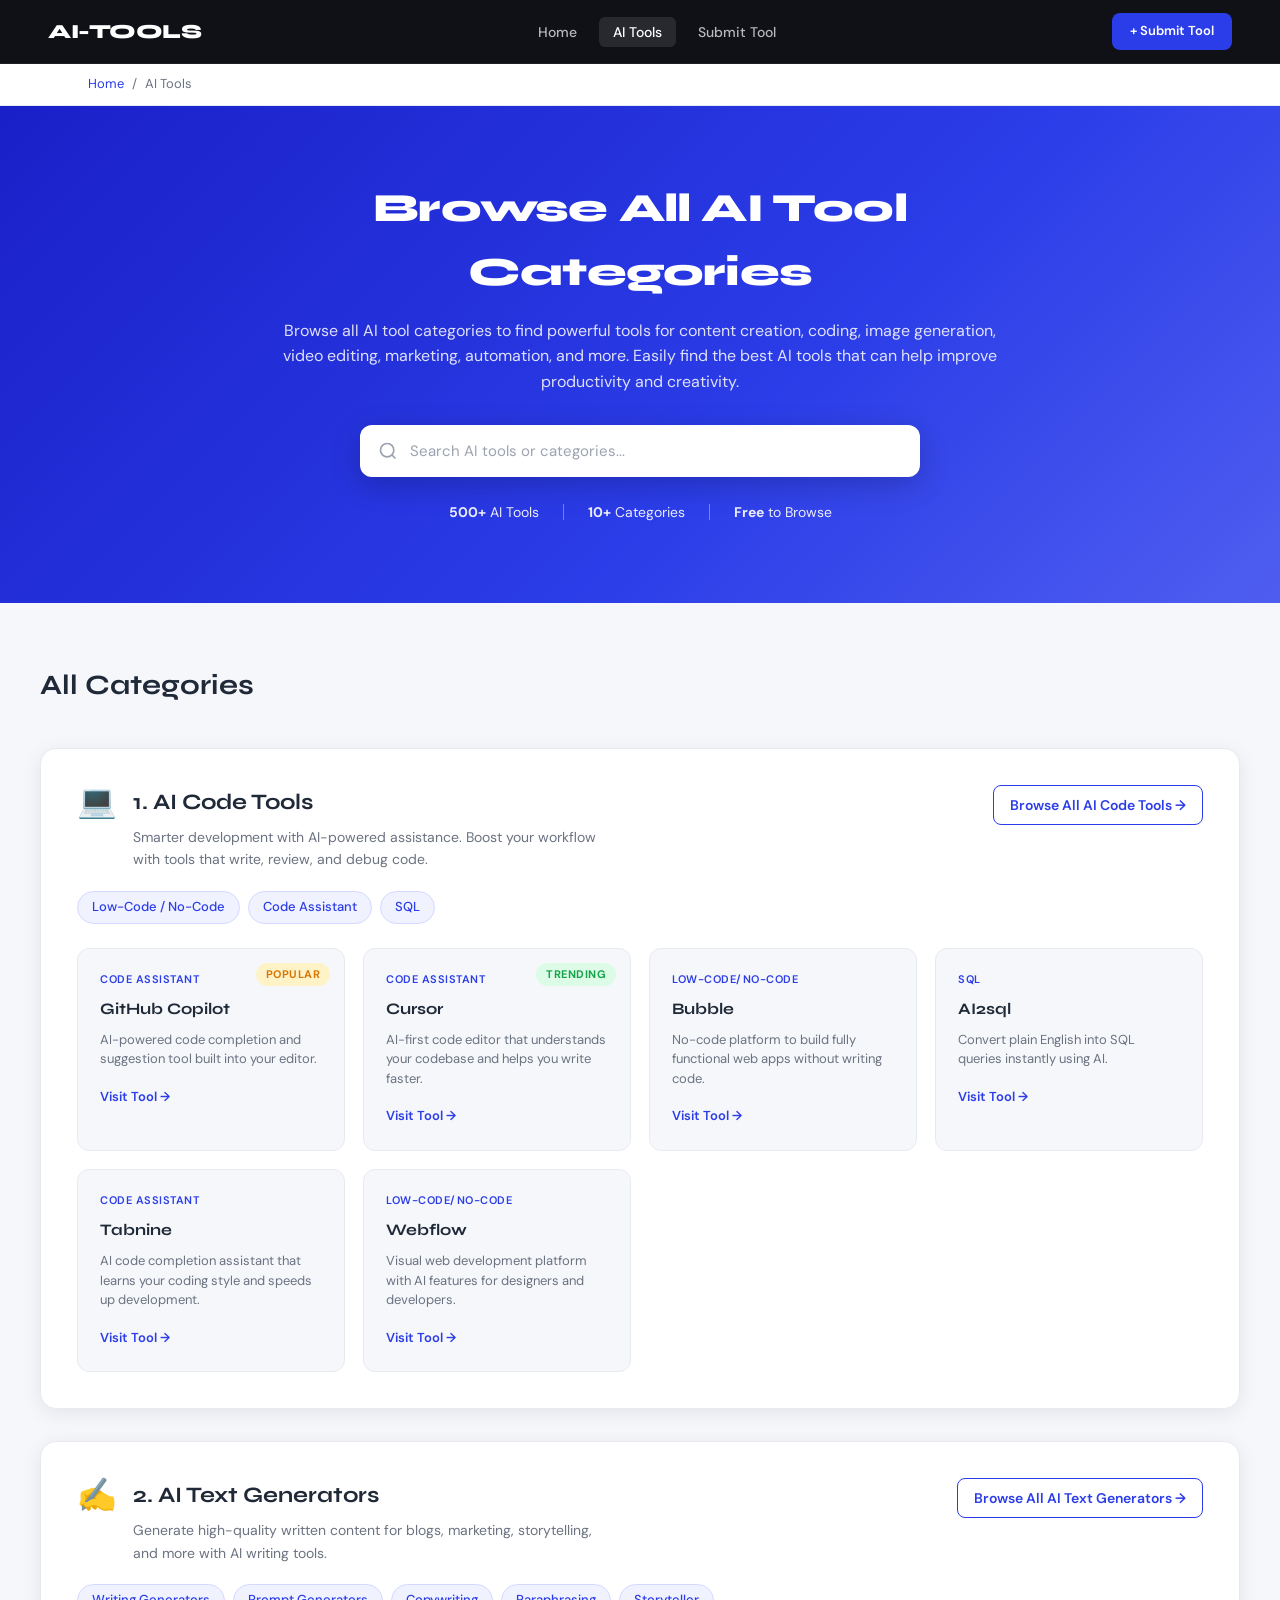
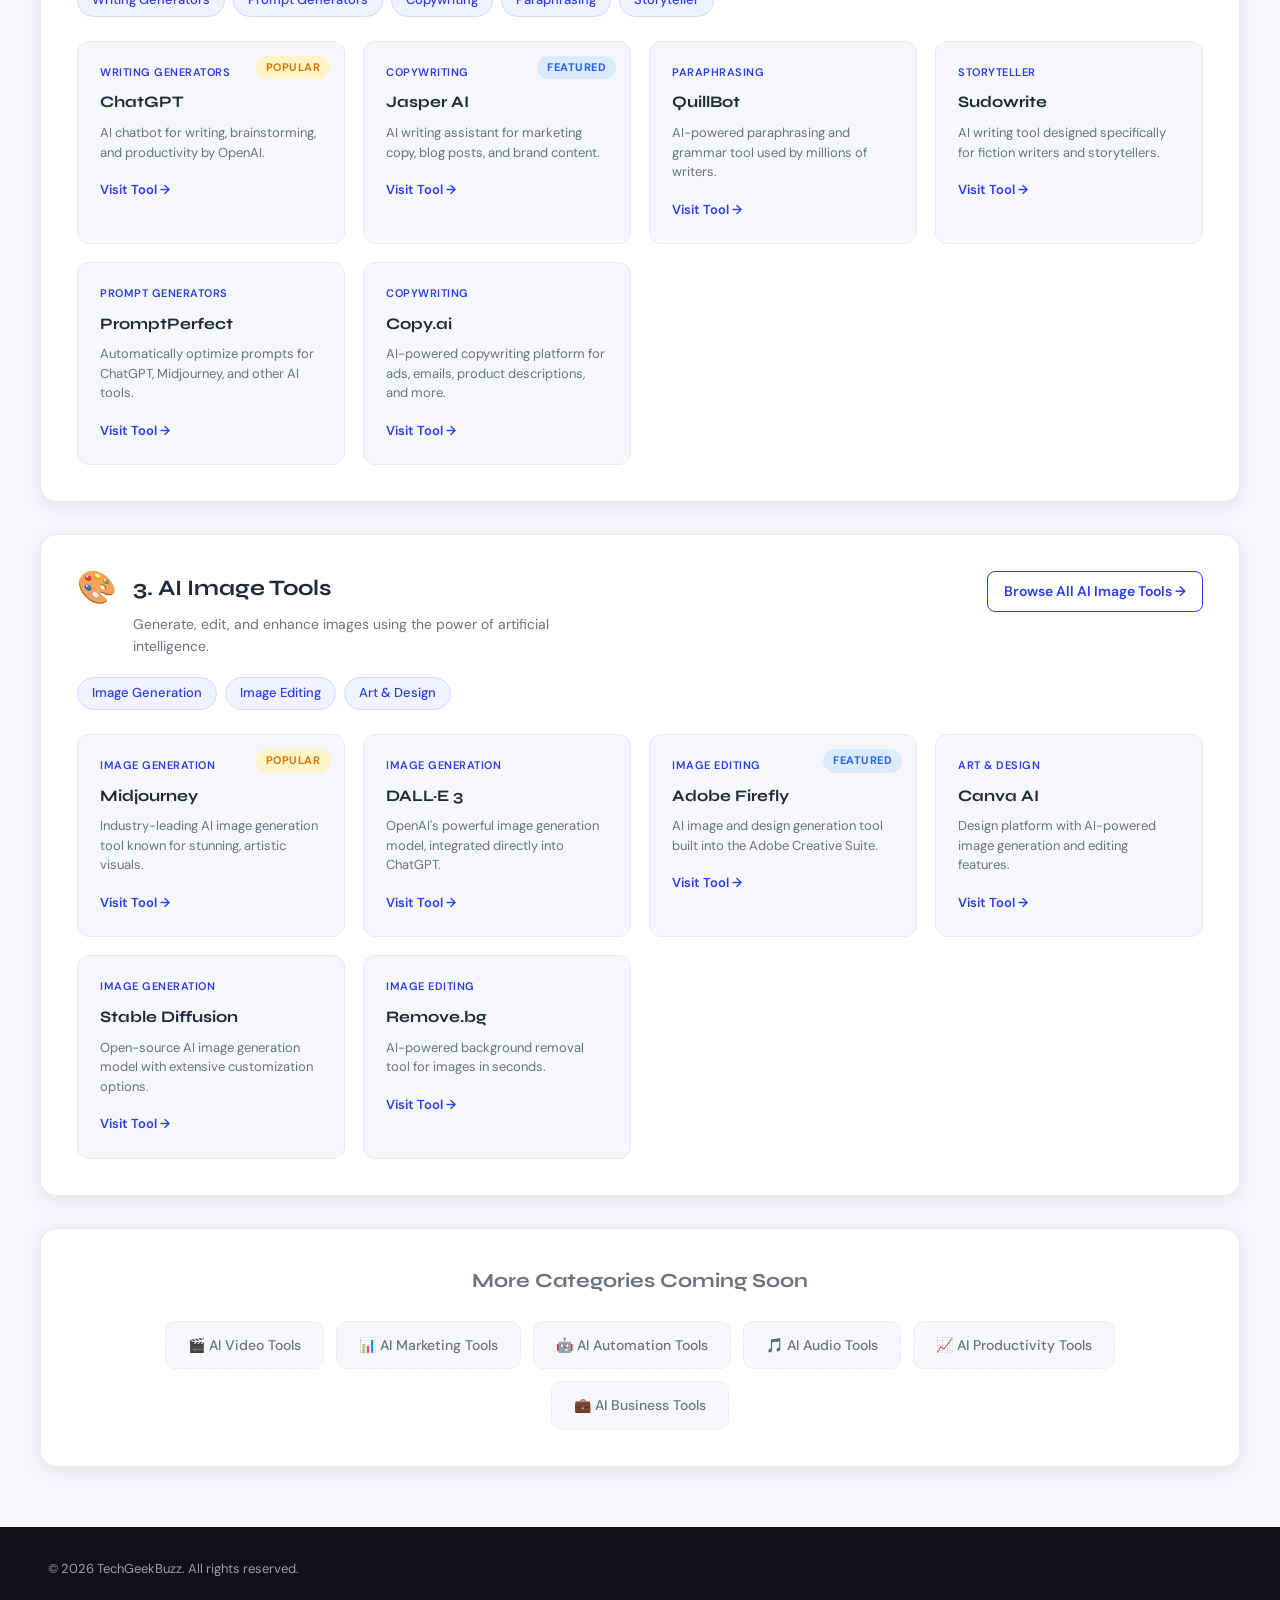
<file: index.html>
<!DOCTYPE html>
<html lang="en">
<head>
    <meta charset="UTF-8">
    <meta name="viewport" content="width=device-width, initial-scale=1.0">
    <title>Browse AI Tool Categories | AI-TOOLS Directory</title>
    <meta name="description" content="Browse all AI tool categories including AI Code Tools, AI Text Generators, AI Image Tools, and more. Find the best AI tools for productivity, design, marketing and development.">
    <link rel="preconnect" href="https://fonts.googleapis.com">
    <link href="https://fonts.googleapis.com/css2?family=Syne:wght@600;700;800&family=DM+Sans:wght@400;500;600&display=swap" rel="stylesheet">
    <link rel="stylesheet" href="style.css">
</head>
<body>

    <!-- Navigation -->
    <nav class="navbar">
        <div class="logo"><a href="home.html">AI-TOOLS</a></div>
        <ul class="nav-links">
            <li><a href="home.html">Home</a></li>
            <li><a href="index.html" class="active">AI Tools</a></li>
            <li><a href="submit.html">Submit Tool</a></li>
        </ul>
        <a href="submit.html" class="nav-cta">+ Submit Tool</a>
    </nav>

    <!-- Breadcrumb -->
    <div class="breadcrumb-bar">
        <div class="breadcrumb-inner">
            <a href="home.html">Home</a>
            <span>/</span>
            <span>AI Tools</span>
        </div>
    </div>

    <!-- Hero Section -->
    <section class="hero-directory">
        <div class="hero-directory-inner">
            <h1>Browse All AI Tool Categories</h1>
            <p>Browse all AI tool categories to find powerful tools for content creation, coding, image generation, video editing, marketing, automation, and more. Easily find the best AI tools that can help improve productivity and creativity.</p>

            <!-- Search Bar -->
            <div class="search-bar">
                <svg xmlns="http://www.w3.org/2000/svg" width="20" height="20" viewBox="0 0 24 24" fill="none" stroke="currentColor" stroke-width="2"><circle cx="11" cy="11" r="8"/><path d="m21 21-4.35-4.35"/></svg>
                <input type="text" id="searchInput" placeholder="Search AI tools or categories...">
            </div>

            <!-- Stats Strip -->
            <div class="stats-strip">
                <div class="stat-item"><strong>500+</strong> AI Tools</div>
                <div class="stat-divider"></div>
                <div class="stat-item"><strong>10+</strong> Categories</div>
                <div class="stat-divider"></div>
                <div class="stat-item"><strong>Free</strong> to Browse</div>
            </div>
        </div>
    </section>

    <!-- Categories Section -->
    <section class="categories-section">
        <div class="categories-inner">
            <h2 class="section-title">All Categories</h2>

            <!-- AI Code Tools -->
            <div class="category-block" id="code-tools">
                <div class="category-header">
                    <div class="category-title-group">
                        <div class="category-icon">💻</div>
                        <div>
                            <h2>1. AI Code Tools</h2>
                            <p>Smarter development with AI-powered assistance. Boost your workflow with tools that write, review, and debug code.</p>
                        </div>
                    </div>
                    <a href="code-tools.html" class="browse-all-btn">Browse All AI Code Tools →</a>
                </div>

                <div class="subcategory-tags">
                    <a href="code-tools.html#low-code" class="subcategory-tag">Low-Code / No-Code</a>
                    <a href="code-tools.html#assistant" class="subcategory-tag">Code Assistant</a>
                    <a href="code-tools.html#sql" class="subcategory-tag">SQL</a>
                </div>

                <div class="tools-grid" id="codeToolsGrid">
                    <!-- Populated by JS -->
                </div>
            </div>

            <!-- AI Text Generators -->
            <div class="category-block" id="text-generators">
                <div class="category-header">
                    <div class="category-title-group">
                        <div class="category-icon">✍️</div>
                        <div>
                            <h2>2. AI Text Generators</h2>
                            <p>Generate high-quality written content for blogs, marketing, storytelling, and more with AI writing tools.</p>
                        </div>
                    </div>
                    <a href="text-generators.html" class="browse-all-btn">Browse All AI Text Generators →</a>
                </div>

                <div class="subcategory-tags">
                    <a href="text-generators.html#writing" class="subcategory-tag">Writing Generators</a>
                    <a href="text-generators.html#prompt" class="subcategory-tag">Prompt Generators</a>
                    <a href="text-generators.html#copywriting" class="subcategory-tag">Copywriting</a>
                    <a href="text-generators.html#paraphrasing" class="subcategory-tag">Paraphrasing</a>
                    <a href="text-generators.html#storyteller" class="subcategory-tag">Storyteller</a>
                </div>

                <div class="tools-grid" id="textToolsGrid">
                    <!-- Populated by JS -->
                </div>
            </div>

            <!-- AI Image Tools -->
            <div class="category-block" id="image-tools">
                <div class="category-header">
                    <div class="category-title-group">
                        <div class="category-icon">🎨</div>
                        <div>
                            <h2>3. AI Image Tools</h2>
                            <p>Generate, edit, and enhance images using the power of artificial intelligence.</p>
                        </div>
                    </div>
                    <a href="#" class="browse-all-btn">Browse All AI Image Tools →</a>
                </div>

                <div class="subcategory-tags">
                    <a href="#" class="subcategory-tag">Image Generation</a>
                    <a href="#" class="subcategory-tag">Image Editing</a>
                    <a href="#" class="subcategory-tag">Art & Design</a>
                </div>

                <div class="tools-grid" id="imageToolsGrid">
                    <!-- Populated by JS -->
                </div>
            </div>

            <!-- More Categories coming soon -->
            <div class="more-categories">
                <h3>More Categories Coming Soon</h3>
                <div class="coming-soon-grid">
                    <div class="coming-soon-card">🎬 AI Video Tools</div>
                    <div class="coming-soon-card">📊 AI Marketing Tools</div>
                    <div class="coming-soon-card">🤖 AI Automation Tools</div>
                    <div class="coming-soon-card">🎵 AI Audio Tools</div>
                    <div class="coming-soon-card">📈 AI Productivity Tools</div>
                    <div class="coming-soon-card">💼 AI Business Tools</div>
                </div>
            </div>

        </div>
    </section>

    <!-- Footer -->
    <footer>
        <p>© 2026 TechGeekBuzz. All rights reserved.</p>
    </footer>

    <script src="script.js"></script>
</body>
</html>
</file>
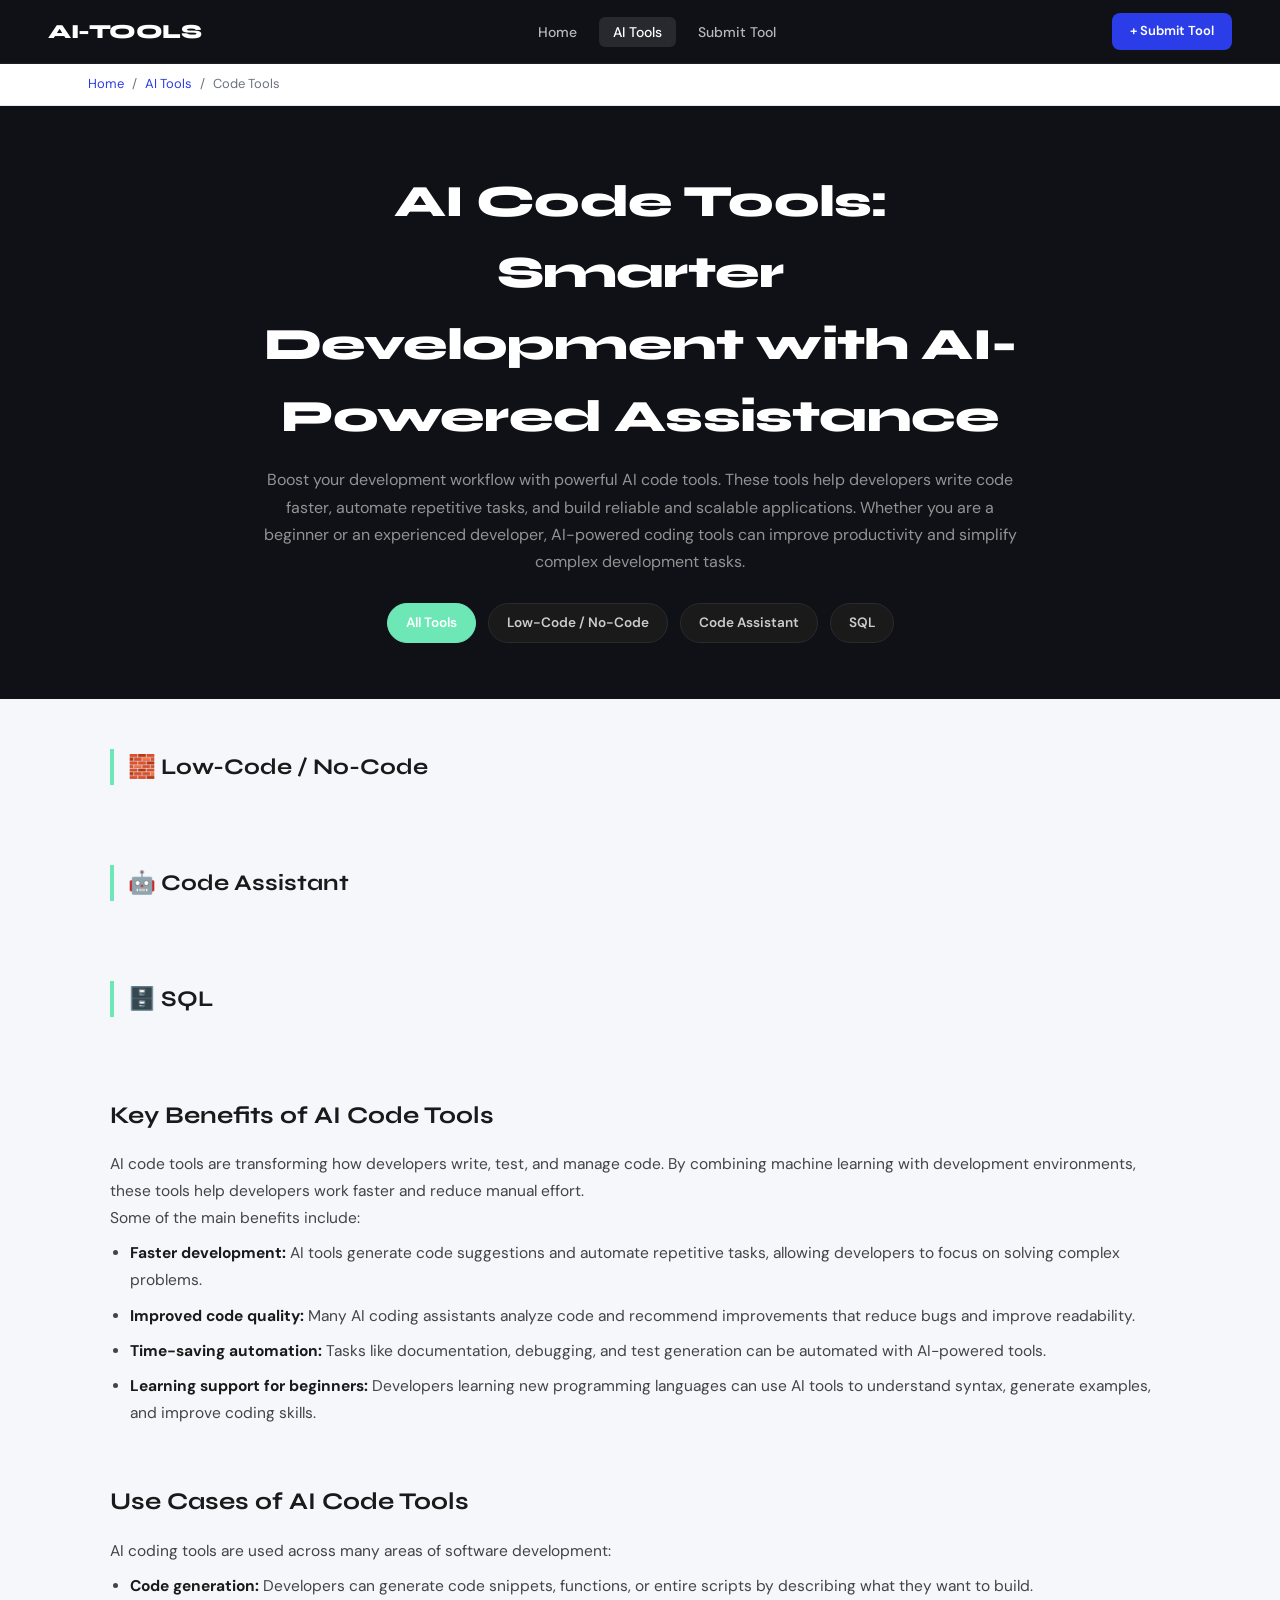
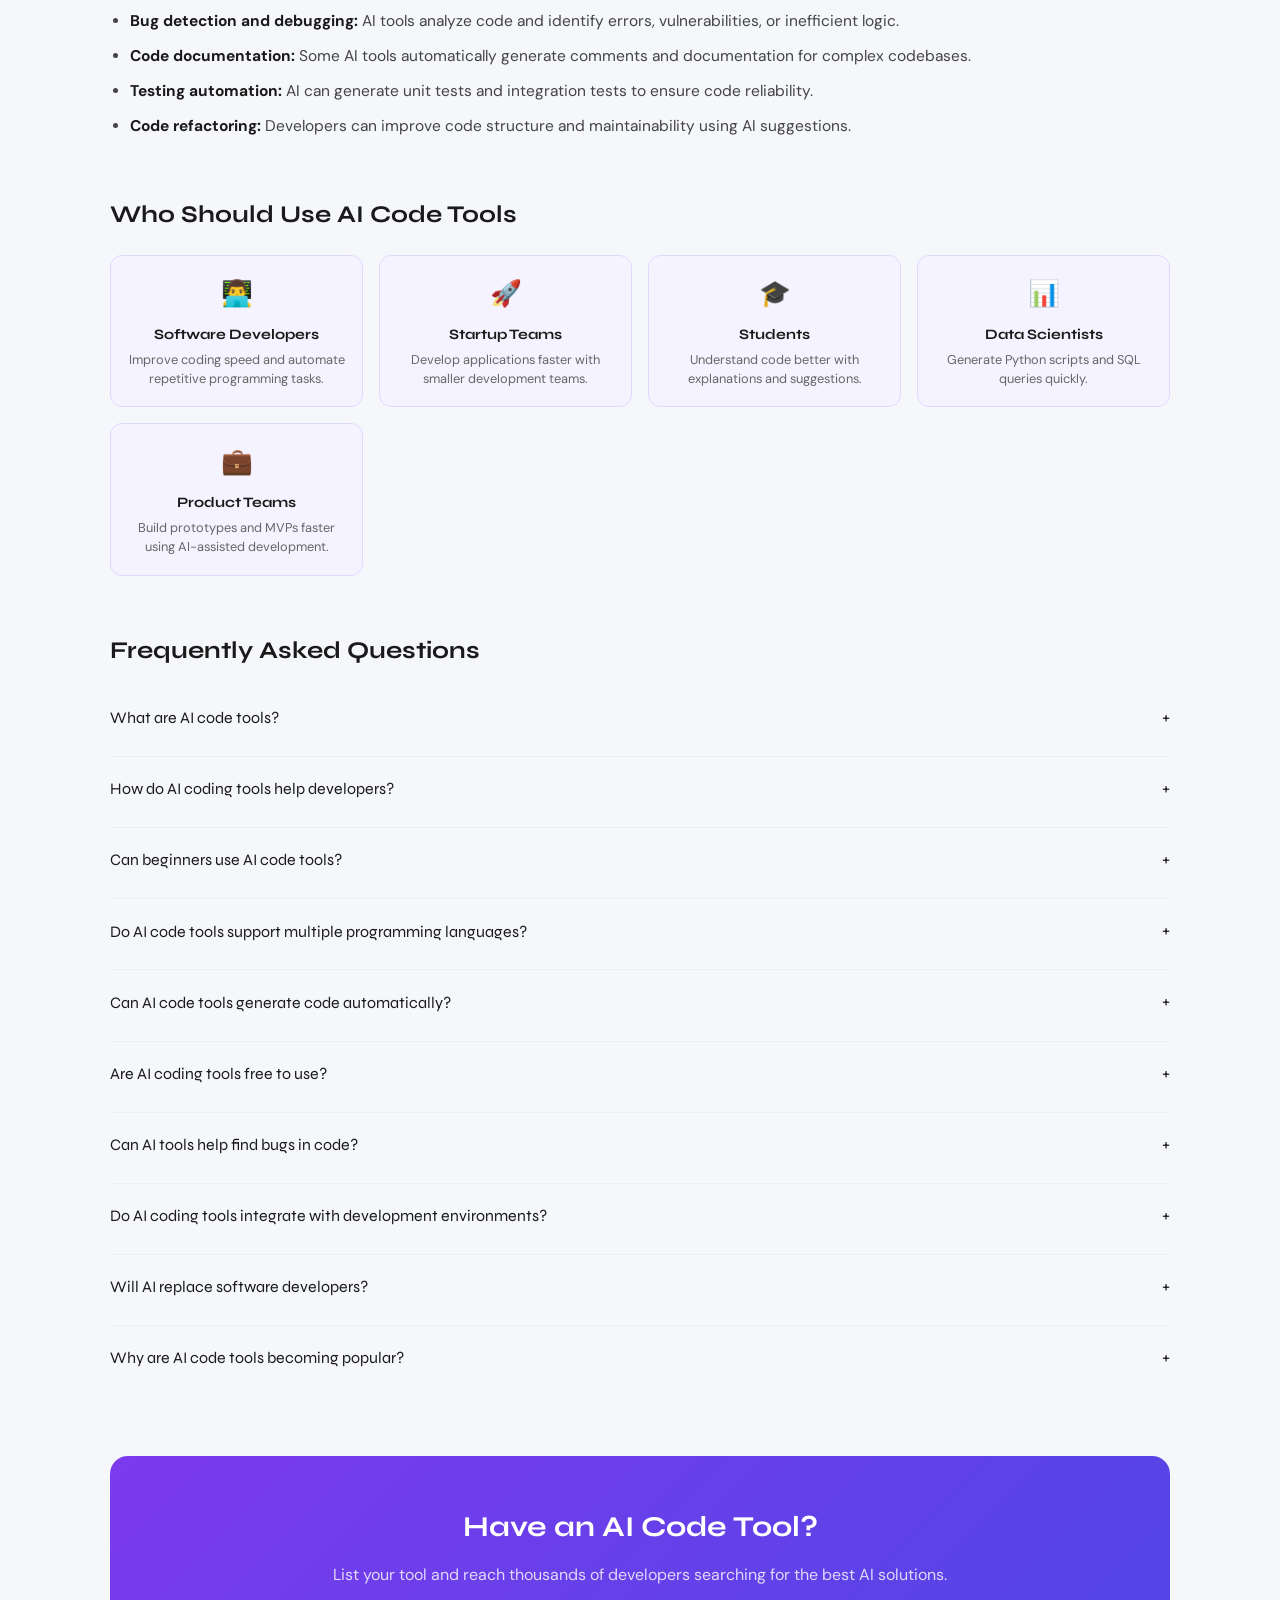
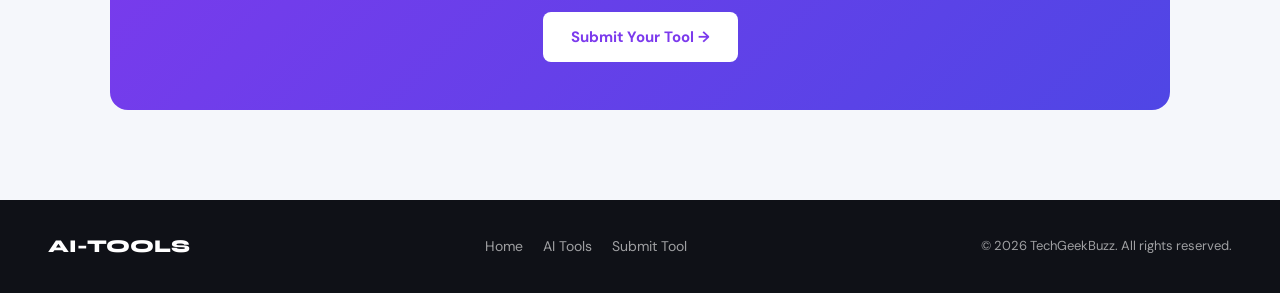
<file: code-tools.html>
<!DOCTYPE html>
<html lang="en">
<head>
    <meta charset="UTF-8">
    <meta name="viewport" content="width=device-width, initial-scale=1.0">
    <title>AI Code Tools: Smarter Development with AI-Powered Assistance | AI-TOOLS</title>
    <meta name="description" content="Find the best AI code tools for smarter development. Browse AI code assistants, low-code/no-code platforms, and SQL tools to boost productivity and build faster.">
    <link rel="preconnect" href="https://fonts.googleapis.com">
    <link href="https://fonts.googleapis.com/css2?family=Syne:wght@600;700;800&family=DM+Sans:wght@400;500;600&display=swap" rel="stylesheet">
    <link rel="stylesheet" href="style.css">
    <style>
        /* ---- Page-specific styles ---- */

        .hero-directory { padding: 60px 20px 40px; background: var(--dark, #0f0f0f); text-align: center; }
        .hero-directory-inner { max-width: 760px; margin: 0 auto; }
        .hero-directory h1 { font-family: 'Syne', sans-serif; font-size: clamp(1.8rem, 4vw, 2.8rem); color: #fff; margin-bottom: 14px; }
        .hero-directory p { color: #aaa; font-size: 1rem; line-height: 1.7; margin-bottom: 28px; }

        /* Subcategory anchor nav */
        .subcat-nav { display: flex; gap: 12px; flex-wrap: wrap; justify-content: center; margin-bottom: 16px; }
        .subcat-nav a {
            padding: 8px 18px; border-radius: 100px; font-size: 0.85rem; font-weight: 600;
            background: #1a1a1a; color: #ccc; border: 1px solid #2a2a2a;
            text-decoration: none; transition: all .2s;
        }
        .subcat-nav a:hover, .subcat-nav a.active { background: var(--accent, #7c3aed); color: #fff; border-color: var(--accent, #7c3aed); }

        /* Content layout */
        .page-content { max-width: 1100px; margin: 0 auto; padding: 50px 20px 70px; }

        /* Subcategory blocks */
        .subcat-block { margin-bottom: 60px; }
        .subcat-block h2 {
            font-family: 'Syne', sans-serif; font-size: 1.4rem; color: #1a1a1a;
            border-left: 4px solid var(--accent, #7c3aed); padding-left: 14px; margin-bottom: 20px;
        }

        /* Tool cards grid — reuse existing .tools-grid + .tool-card from style.css */

        /* Benefits + Use Cases section */
        .info-section { margin-bottom: 56px; }
        .info-section h2 {
            font-family: 'Syne', sans-serif; font-size: 1.5rem; color: #1a1a1a; margin-bottom: 16px;
        }
        .info-section p, .info-section li { color: #444; font-size: 0.97rem; line-height: 1.75; }
        .info-section ul { padding-left: 20px; margin-top: 8px; }
        .info-section ul li { margin-bottom: 8px; }
        .info-section ul li strong { color: #1a1a1a; }

        /* Who should use — cards */
        .who-grid { display: grid; grid-template-columns: repeat(auto-fill, minmax(200px, 1fr)); gap: 16px; margin-top: 20px; }
        .who-card {
            background: #f5f3ff; border: 1px solid #e0d9ff; border-radius: 12px;
            padding: 18px 16px; text-align: center;
        }
        .who-card .who-icon { font-size: 1.6rem; margin-bottom: 8px; }
        .who-card h4 { font-family: 'Syne', sans-serif; font-size: 0.9rem; color: #1a1a1a; margin-bottom: 4px; }
        .who-card p { font-size: 0.8rem; color: #666; margin: 0; line-height: 1.5; }

        /* FAQ */
        .faq-list { margin-top: 16px; }
        .faq-item { border-bottom: 1px solid #eee; padding: 18px 0; }
        .faq-item:last-child { border-bottom: none; }
        .faq-q { font-family: 'Syne', sans-serif; font-size: 1rem; color: #1a1a1a; margin-bottom: 6px; cursor: pointer; display: flex; justify-content: space-between; align-items: center; }
        .faq-q span { font-size: 1.1rem; transition: transform .3s; }
        .faq-item.open .faq-q span { transform: rotate(45deg); }
        .faq-a { color: #555; font-size: 0.93rem; line-height: 1.7; display: none; padding-top: 4px; }
        .faq-item.open .faq-a { display: block; }

        /* CTA banner */
        .cta-banner {
            background: linear-gradient(135deg, #7c3aed, #4f46e5);
            border-radius: 18px; padding: 48px 32px; text-align: center; margin: 60px 0 20px;
        }
        .cta-banner h2 { font-family: 'Syne', sans-serif; color: #fff; font-size: 1.8rem; margin-bottom: 12px; }
        .cta-banner p { color: rgba(255,255,255,.8); margin-bottom: 24px; }
        .cta-banner .btn-primary { background: #fff; color: #7c3aed; font-weight: 700; }
        .cta-banner .btn-primary:hover { background: #f3f0ff; }
    </style>
</head>
<body>

    <!-- Navigation -->
    <nav class="navbar">
        <div class="logo"><a href="home.html">AI-TOOLS</a></div>
        <ul class="nav-links">
            <li><a href="home.html">Home</a></li>
            <li><a href="index.html" class="active">AI Tools</a></li>
            <li><a href="submit.html">Submit Tool</a></li>
        </ul>
        <a href="submit.html" class="nav-cta">+ Submit Tool</a>
    </nav>

    <!-- Breadcrumb -->
    <div class="breadcrumb-bar">
        <div class="breadcrumb-inner">
            <a href="home.html">Home</a>
            <span>/</span>
            <a href="index.html">AI Tools</a>
            <span>/</span>
            <span>Code Tools</span>
        </div>
    </div>

    <!-- Hero -->
    <section class="hero-directory">
        <div class="hero-directory-inner">
            <h1>AI Code Tools: Smarter Development with AI-Powered Assistance</h1>
            <p>Boost your development workflow with powerful AI code tools. These tools help developers write code faster, automate repetitive tasks, and build reliable and scalable applications. Whether you are a beginner or an experienced developer, AI-powered coding tools can improve productivity and simplify complex development tasks.</p>

            <!-- Subcategory filter nav -->
            <div class="subcat-nav">
                <a href="#all" class="active" data-filter="all">All Tools</a>
                <a href="#low-code" data-filter="Low-Code/No-Code">Low-Code / No-Code</a>
                <a href="#assistant" data-filter="Code Assistant">Code Assistant</a>
                <a href="#sql" data-filter="SQL">SQL</a>
            </div>
        </div>
    </section>

    <!-- Main content -->
    <div class="page-content">

        <!-- ── Low-Code / No-Code ── -->
        <div class="subcat-block" id="low-code">
            <h2>🧱 Low-Code / No-Code</h2>
            <div class="tools-grid" id="lowCodeGrid"></div>
        </div>

        <!-- ── Code Assistant ── -->
        <div class="subcat-block" id="assistant">
            <h2>🤖 Code Assistant</h2>
            <div class="tools-grid" id="assistantGrid"></div>
        </div>

        <!-- ── SQL ── -->
        <div class="subcat-block" id="sql">
            <h2>🗄️ SQL</h2>
            <div class="tools-grid" id="sqlGrid"></div>
        </div>

        <!-- ── Benefits ── -->
        <div class="info-section" id="benefits">
            <h2>Key Benefits of AI Code Tools</h2>
            <p>AI code tools are transforming how developers write, test, and manage code. By combining machine learning with development environments, these tools help developers work faster and reduce manual effort.</p>
            <p>Some of the main benefits include:</p>
            <ul>
                <li><strong>Faster development:</strong> AI tools generate code suggestions and automate repetitive tasks, allowing developers to focus on solving complex problems.</li>
                <li><strong>Improved code quality:</strong> Many AI coding assistants analyze code and recommend improvements that reduce bugs and improve readability.</li>
                <li><strong>Time-saving automation:</strong> Tasks like documentation, debugging, and test generation can be automated with AI-powered tools.</li>
                <li><strong>Learning support for beginners:</strong> Developers learning new programming languages can use AI tools to understand syntax, generate examples, and improve coding skills.</li>
            </ul>
        </div>

        <!-- ── Use Cases ── -->
        <div class="info-section">
            <h2>Use Cases of AI Code Tools</h2>
            <p>AI coding tools are used across many areas of software development:</p>
            <ul>
                <li><strong>Code generation:</strong> Developers can generate code snippets, functions, or entire scripts by describing what they want to build.</li>
                <li><strong>Bug detection and debugging:</strong> AI tools analyze code and identify errors, vulnerabilities, or inefficient logic.</li>
                <li><strong>Code documentation:</strong> Some AI tools automatically generate comments and documentation for complex codebases.</li>
                <li><strong>Testing automation:</strong> AI can generate unit tests and integration tests to ensure code reliability.</li>
                <li><strong>Code refactoring:</strong> Developers can improve code structure and maintainability using AI suggestions.</li>
            </ul>
        </div>

        <!-- ── Who Should Use ── -->
        <div class="info-section">
            <h2>Who Should Use AI Code Tools</h2>
            <div class="who-grid">
                <div class="who-card">
                    <div class="who-icon">👨‍💻</div>
                    <h4>Software Developers</h4>
                    <p>Improve coding speed and automate repetitive programming tasks.</p>
                </div>
                <div class="who-card">
                    <div class="who-icon">🚀</div>
                    <h4>Startup Teams</h4>
                    <p>Develop applications faster with smaller development teams.</p>
                </div>
                <div class="who-card">
                    <div class="who-icon">🎓</div>
                    <h4>Students</h4>
                    <p>Understand code better with explanations and suggestions.</p>
                </div>
                <div class="who-card">
                    <div class="who-icon">📊</div>
                    <h4>Data Scientists</h4>
                    <p>Generate Python scripts and SQL queries quickly.</p>
                </div>
                <div class="who-card">
                    <div class="who-icon">💼</div>
                    <h4>Product Teams</h4>
                    <p>Build prototypes and MVPs faster using AI-assisted development.</p>
                </div>
            </div>
        </div>

        <!-- ── FAQ ── -->
        <div class="info-section">
            <h2>Frequently Asked Questions</h2>
            <div class="faq-list" id="faqList">
                <div class="faq-item">
                    <div class="faq-q">What are AI code tools? <span>+</span></div>
                    <div class="faq-a">AI code tools are software tools that use artificial intelligence to help developers write, edit, and improve code faster and more efficiently.</div>
                </div>
                <div class="faq-item">
                    <div class="faq-q">How do AI coding tools help developers? <span>+</span></div>
                    <div class="faq-a">AI coding tools help developers by suggesting code, detecting errors, generating snippets, and automating repetitive programming tasks.</div>
                </div>
                <div class="faq-item">
                    <div class="faq-q">Can beginners use AI code tools? <span>+</span></div>
                    <div class="faq-a">Yes. Many AI coding tools are beginner-friendly and can help new programmers learn coding by providing examples and explanations.</div>
                </div>
                <div class="faq-item">
                    <div class="faq-q">Do AI code tools support multiple programming languages? <span>+</span></div>
                    <div class="faq-a">Most AI coding tools support popular languages such as Python, JavaScript, Java, C++, and many others.</div>
                </div>
                <div class="faq-item">
                    <div class="faq-q">Can AI code tools generate code automatically? <span>+</span></div>
                    <div class="faq-a">Yes. Many AI tools can generate code snippets, functions, or even entire scripts based on user instructions.</div>
                </div>
                <div class="faq-item">
                    <div class="faq-q">Are AI coding tools free to use? <span>+</span></div>
                    <div class="faq-a">Some AI coding tools offer free plans, while others require a paid subscription for advanced features.</div>
                </div>
                <div class="faq-item">
                    <div class="faq-q">Can AI tools help find bugs in code? <span>+</span></div>
                    <div class="faq-a">Yes. Many AI coding assistants analyze code and identify potential bugs, errors, and security issues.</div>
                </div>
                <div class="faq-item">
                    <div class="faq-q">Do AI coding tools integrate with development environments? <span>+</span></div>
                    <div class="faq-a">Most AI coding tools integrate with popular IDEs like Visual Studio Code, JetBrains, and other development platforms.</div>
                </div>
                <div class="faq-item">
                    <div class="faq-q">Will AI replace software developers? <span>+</span></div>
                    <div class="faq-a">No. AI tools assist developers by improving productivity, but human developers are still essential for creativity, problem-solving, and complex decisions.</div>
                </div>
                <div class="faq-item">
                    <div class="faq-q">Why are AI code tools becoming popular? <span>+</span></div>
                    <div class="faq-a">AI code tools are becoming popular because they help developers write code faster, reduce errors, and simplify complex programming tasks.</div>
                </div>
            </div>
        </div>

        <!-- CTA -->
        <div class="cta-banner">
            <h2>Have an AI Code Tool?</h2>
            <p>List your tool and reach thousands of developers searching for the best AI solutions.</p>
            <a href="submit.html" class="btn-primary">Submit Your Tool →</a>
        </div>

    </div>

    <!-- Footer -->
    <footer>
        <div class="footer-inner">
            <div class="footer-logo">AI-TOOLS</div>
            <div class="footer-links">
                <a href="home.html">Home</a>
                <a href="index.html">AI Tools</a>
                <a href="submit.html">Submit Tool</a>
            </div>
            <p>© 2026 TechGeekBuzz. All rights reserved.</p>
        </div>
    </footer>

    <script src="script.js"></script>
    <script>
        // ── Tool data for this page ──────────────────────────
        const codeTools = [
            { name: "GitHub Copilot", description: "AI-powered code completion and suggestion tool built into your editor.", category: "Code Assistant", url: "https://github.com/features/copilot", badge: "Popular" },
            { name: "Cursor", description: "AI-first code editor that understands your codebase and helps you write faster.", category: "Code Assistant", url: "https://cursor.sh", badge: "Trending" },
            { name: "Tabnine", description: "AI code completion assistant that learns your coding style and speeds up development.", category: "Code Assistant", url: "https://www.tabnine.com", badge: "" },
            { name: "Bubble", description: "No-code platform to build fully functional web apps without writing code.", category: "Low-Code/No-Code", url: "https://bubble.io", badge: "" },
            { name: "Webflow", description: "Visual web development platform with AI features for designers and developers.", category: "Low-Code/No-Code", url: "https://webflow.com", badge: "" },
            { name: "AI2sql", description: "Convert plain English into SQL queries instantly using AI.", category: "SQL", url: "https://www.ai2sql.io", badge: "" }
        ];

        function renderGrid(tools, containerId) {
            const container = document.getElementById(containerId);
            if (!container) return;
            container.innerHTML = "";
            tools.forEach(tool => {
                const card = document.createElement("div");
                card.className = "tool-card";
                card.innerHTML = `
                    ${tool.badge ? `<span class="tool-badge ${tool.badge.toLowerCase()}">${tool.badge}</span>` : ""}
                    <div class="tool-category-label">${tool.category}</div>
                    <h3>${tool.name}</h3>
                    <p>${tool.description}</p>
                    <a href="${tool.url}" target="_blank" rel="noopener">Visit Tool →</a>
                `;
                container.appendChild(card);
            });
        }

        document.addEventListener("DOMContentLoaded", function () {
            renderGrid(codeTools.filter(t => t.category === "Low-Code/No-Code"), "lowCodeGrid");
            renderGrid(codeTools.filter(t => t.category === "Code Assistant"), "assistantGrid");
            renderGrid(codeTools.filter(t => t.category === "SQL"), "sqlGrid");

            // ── Filter nav ───────────────────────────────────
            const filterLinks = document.querySelectorAll(".subcat-nav a");
            filterLinks.forEach(link => {
                link.addEventListener("click", function (e) {
                    e.preventDefault();
                    filterLinks.forEach(l => l.classList.remove("active"));
                    this.classList.add("active");
                    const filter = this.dataset.filter;

                    if (filter === "all") {
                        renderGrid(codeTools.filter(t => t.category === "Low-Code/No-Code"), "lowCodeGrid");
                        renderGrid(codeTools.filter(t => t.category === "Code Assistant"), "assistantGrid");
                        renderGrid(codeTools.filter(t => t.category === "SQL"), "sqlGrid");
                        document.querySelectorAll(".subcat-block").forEach(b => b.style.display = "");
                    } else {
                        document.querySelectorAll(".subcat-block").forEach(b => b.style.display = "none");
                        const filtered = codeTools.filter(t => t.category === filter);
                        if (filter === "Low-Code/No-Code") { document.getElementById("low-code").style.display = ""; renderGrid(filtered, "lowCodeGrid"); }
                        if (filter === "Code Assistant")   { document.getElementById("assistant").style.display = ""; renderGrid(filtered, "assistantGrid"); }
                        if (filter === "SQL")              { document.getElementById("sql").style.display = "";       renderGrid(filtered, "sqlGrid"); }
                    }
                });
            });

            // ── FAQ accordion ─────────────────────────────────
            document.querySelectorAll(".faq-q").forEach(q => {
                q.addEventListener("click", function () {
                    const item = this.closest(".faq-item");
                    item.classList.toggle("open");
                });
            });
        });
    </script>
</body>
</html>
</file>
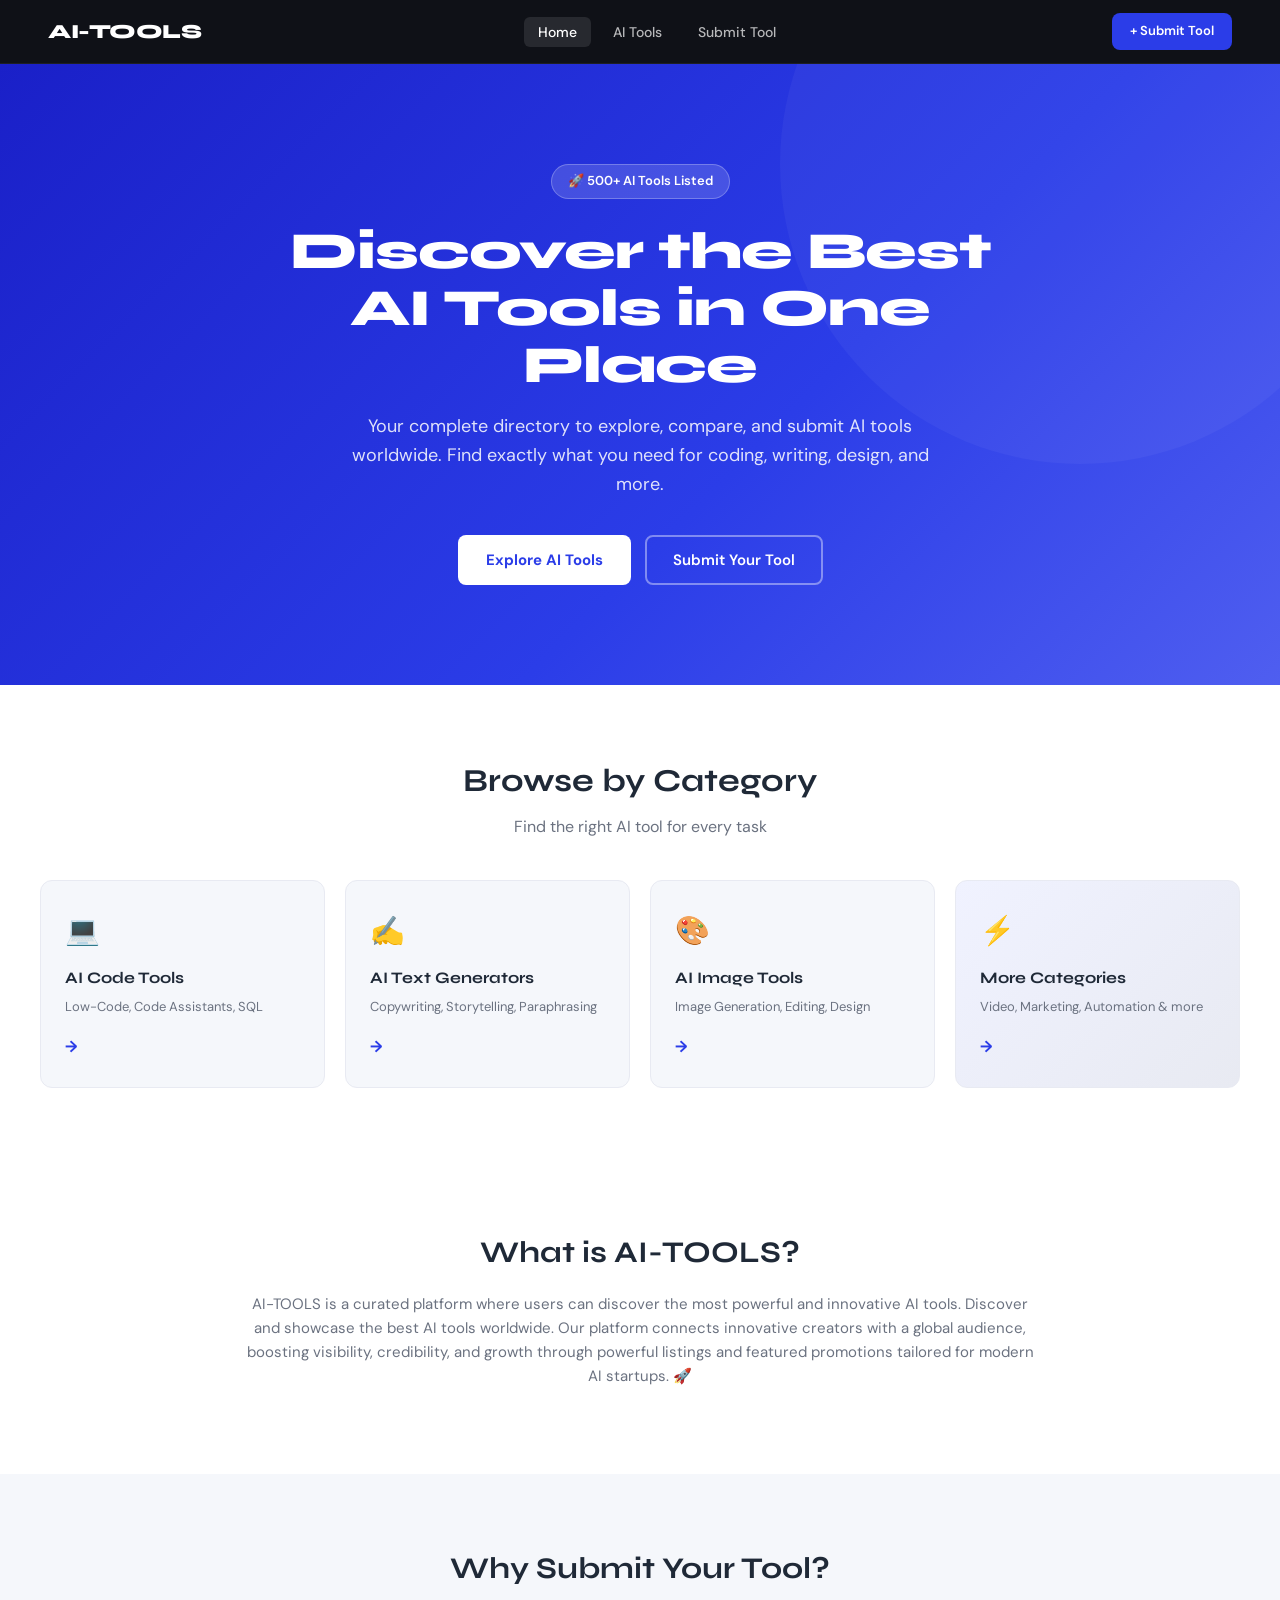
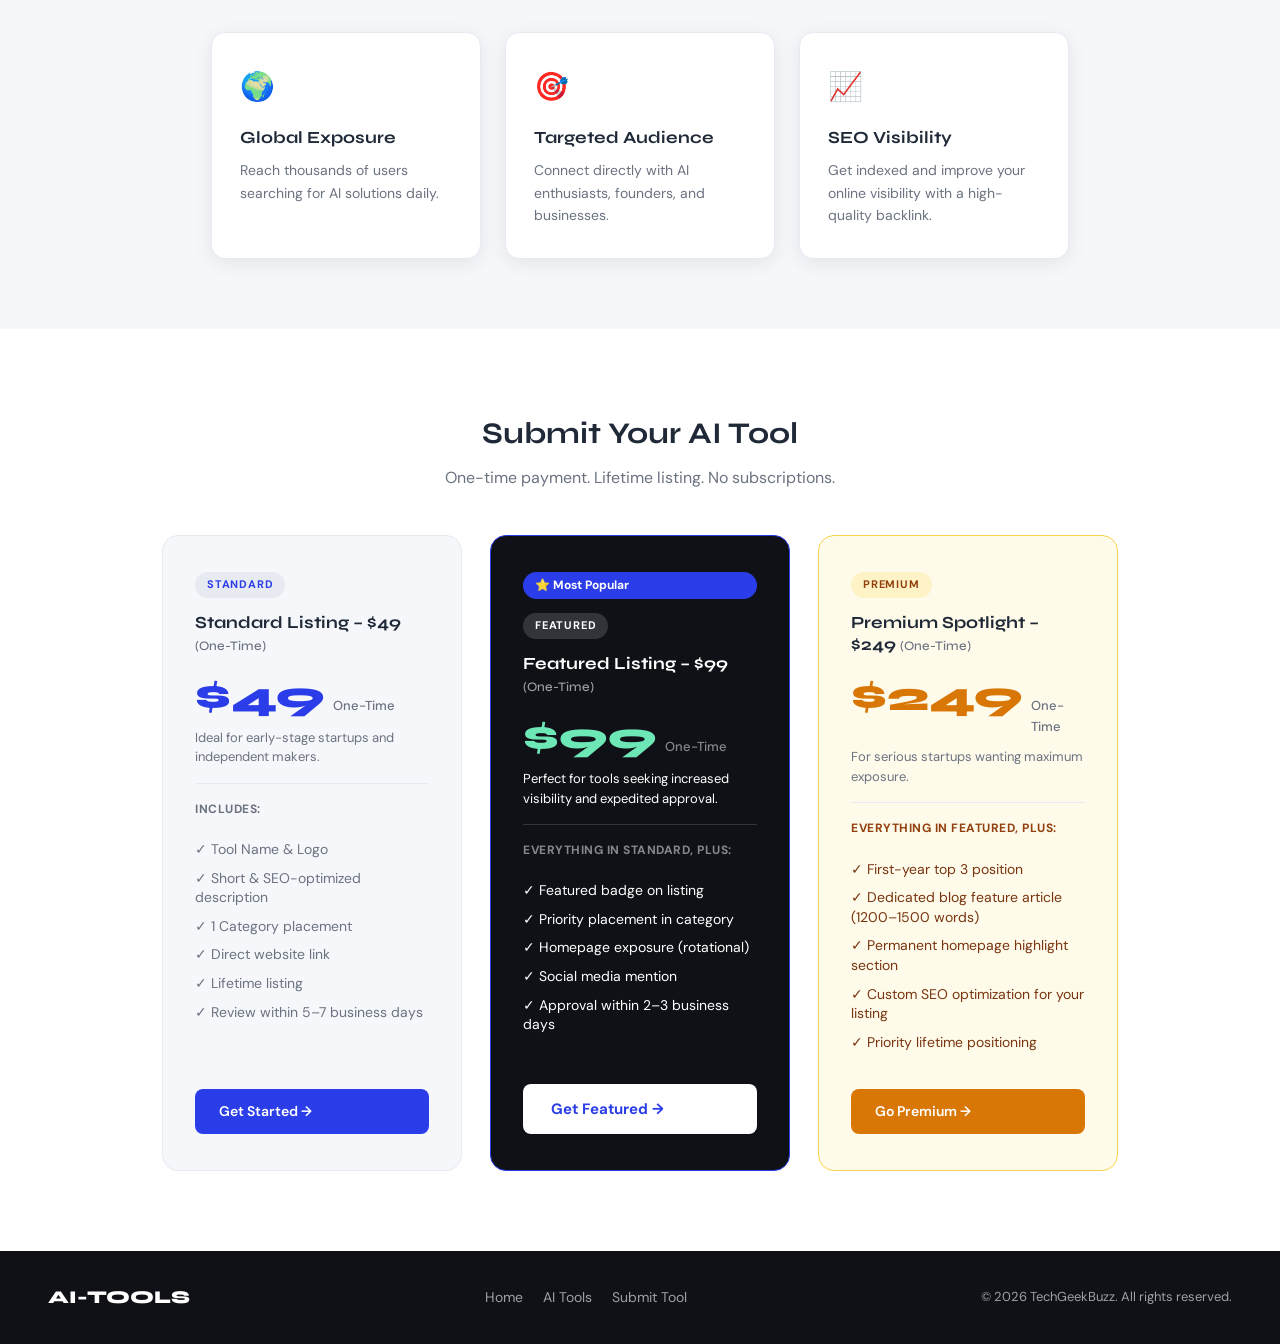
<file: home.html>
<!DOCTYPE html>
<html lang="en">
<head>
    <meta charset="UTF-8">
    <meta name="viewport" content="width=device-width, initial-scale=1.0">
    <title>AI-TOOLS - Discover & Submit AI Tools</title>
    <meta name="description" content="AI-TOOLS is your complete directory to discover, compare, and submit the best AI tools worldwide. Find tools for coding, writing, design, marketing and more.">
    <link rel="preconnect" href="https://fonts.googleapis.com">
    <link href="https://fonts.googleapis.com/css2?family=Syne:wght@600;700;800&family=DM+Sans:wght@400;500;600&display=swap" rel="stylesheet">
    <link rel="stylesheet" href="style.css">
</head>
<body>

    <!-- Navigation -->
    <nav class="navbar">
        <div class="logo">AI-TOOLS</div>
        <ul class="nav-links">
            <li><a href="home.html" class="active">Home</a></li>
            <li><a href="index.html">AI Tools</a></li>
            <li><a href="submit.html">Submit Tool</a></li>
        </ul>
        <a href="submit.html" class="nav-cta">+ Submit Tool</a>
    </nav>

    <!-- Hero Section -->
    <section class="hero-home">
        <div class="hero-home-inner">
            <div class="hero-badge">🚀 500+ AI Tools Listed</div>
            <h1>Discover the Best AI Tools in One Place</h1>
            <p>Your complete directory to explore, compare, and submit AI tools worldwide. Find exactly what you need for coding, writing, design, and more.</p>
            <div class="hero-btns">
                <a href="index.html" class="btn-primary">Explore AI Tools</a>
                <a href="submit.html" class="btn-outline">Submit Your Tool</a>
            </div>
        </div>
    </section>

    <!-- Category Preview Section -->
    <section class="category-preview">
        <div class="section-inner">
            <h2>Browse by Category</h2>
            <p class="section-subtitle">Find the right AI tool for every task</p>

            <div class="category-preview-grid">
                <a href="index.html#code-tools" class="cat-preview-card">
                    <div class="cat-icon">💻</div>
                    <h3>AI Code Tools</h3>
                    <p>Low-Code, Code Assistants, SQL</p>
                    <span class="cat-arrow">→</span>
                </a>
                <a href="index.html#text-generators" class="cat-preview-card">
                    <div class="cat-icon">✍️</div>
                    <h3>AI Text Generators</h3>
                    <p>Copywriting, Storytelling, Paraphrasing</p>
                    <span class="cat-arrow">→</span>
                </a>
                <a href="index.html#image-tools" class="cat-preview-card">
                    <div class="cat-icon">🎨</div>
                    <h3>AI Image Tools</h3>
                    <p>Image Generation, Editing, Design</p>
                    <span class="cat-arrow">→</span>
                </a>
                <a href="index.html" class="cat-preview-card cat-more">
                    <div class="cat-icon">⚡</div>
                    <h3>More Categories</h3>
                    <p>Video, Marketing, Automation & more</p>
                    <span class="cat-arrow">→</span>
                </a>
            </div>
        </div>
    </section>

    <!-- About Section -->
    <section class="about">
        <h2>What is AI-TOOLS?</h2>
        <p>
            AI-TOOLS is a curated platform where users can discover the most powerful and innovative AI tools.
            Discover and showcase the best AI tools worldwide. Our platform connects innovative creators with a global audience, 
            boosting visibility, credibility, and growth through powerful listings and 
            featured promotions tailored for modern AI startups. 🚀
        </p>
    </section>

    <!-- Why List Your Tool -->
    <section class="features">
        <h2>Why Submit Your Tool?</h2>

        <div class="feature-grid">
            <div class="feature-card">
                <div class="feature-icon">🌍</div>
                <h3>Global Exposure</h3>
                <p>Reach thousands of users searching for AI solutions daily.</p>
            </div>

            <div class="feature-card">
                <div class="feature-icon">🎯</div>
                <h3>Targeted Audience</h3>
                <p>Connect directly with AI enthusiasts, founders, and businesses.</p>
            </div>

            <div class="feature-card">
                <div class="feature-icon">📈</div>
                <h3>SEO Visibility</h3>
                <p>Get indexed and improve your online visibility with a high-quality backlink.</p>
            </div>
        </div>
    </section>

    <!-- Pricing Section -->
    <section class="pricing">
        <h2>Submit Your AI Tool</h2>
        <p class="section-subtitle">One-time payment. Lifetime listing. No subscriptions.</p>

        <div class="pricing-grid pricing-grid-3">

            <!-- Standard -->
            <div class="pricing-card">
                <div class="plan-tag">Standard</div>
                <h3>Standard Listing – $49 <span class="one-time">(One-Time)</span></h3>
                <div class="plan-price"><span class="price-amount">$49</span><span class="price-note">One-Time</span></div>
                <p class="plan-tagline">Ideal for early-stage startups and independent makers.</p>
                <div class="plan-divider"></div>
                <p class="plan-includes-label">Includes:</p>
                <ul>
                    <li>✓ Tool Name &amp; Logo</li>
                    <li>✓ Short &amp; SEO-optimized description</li>
                    <li>✓ 1 Category placement</li>
                    <li>✓ Direct website link</li>
                    <li>✓ Lifetime listing</li>
                    <li>✓ Review within 5–7 business days</li>
                </ul>
                <a href="submit.html" class="btn-secondary">Get Started →</a>
            </div>

            <!-- Featured -->
            <div class="pricing-card featured">
                <div class="featured-badge">⭐ Most Popular</div>
                <div class="plan-tag plan-tag-light">Featured</div>
                <h3>Featured Listing – $99 <span class="one-time one-time-light">(One-Time)</span></h3>
                <div class="plan-price"><span class="price-amount">$99</span><span class="price-note">One-Time</span></div>
                <p class="plan-tagline">Perfect for tools seeking increased visibility and expedited approval.</p>
                <div class="plan-divider plan-divider-light"></div>
                <p class="plan-includes-label">Everything in Standard, plus:</p>
                <ul>
                    <li>✓ Featured badge on listing</li>
                    <li>✓ Priority placement in category</li>
                    <li>✓ Homepage exposure (rotational)</li>
                    <li>✓ Social media mention</li>
                    <li>✓ Approval within 2–3 business days</li>
                </ul>
                <a href="submit.html" class="btn-primary">Get Featured →</a>
            </div>

            <!-- Premium -->
            <div class="pricing-card pricing-card-premium">
                <div class="plan-tag plan-tag-gold">Premium</div>
                <h3>Premium Spotlight – $249 <span class="one-time">(One-Time)</span></h3>
                <div class="plan-price"><span class="price-amount price-gold">$249</span><span class="price-note">One-Time</span></div>
                <p class="plan-tagline">For serious startups wanting maximum exposure.</p>
                <div class="plan-divider"></div>
                <p class="plan-includes-label">Everything in Featured, plus:</p>
                <ul>
                    <li>✓ First-year top 3 position</li>
                    <li>✓ Dedicated blog feature article (1200–1500 words)</li>
                    <li>✓ Permanent homepage highlight section</li>
                    <li>✓ Custom SEO optimization for your listing</li>
                    <li>✓ Priority lifetime positioning</li>
                </ul>
                <a href="submit.html" class="btn-secondary btn-gold">Go Premium →</a>
            </div>

        </div>
    </section>

    <!-- Footer -->
    <footer>
        <div class="footer-inner">
            <div class="footer-logo">AI-TOOLS</div>
            <div class="footer-links">
                <a href="home.html">Home</a>
                <a href="index.html">AI Tools</a>
                <a href="submit.html">Submit Tool</a>
            </div>
            <p>© 2026 TechGeekBuzz. All rights reserved.</p>
        </div>
    </footer>

</body>
</html>
</file>
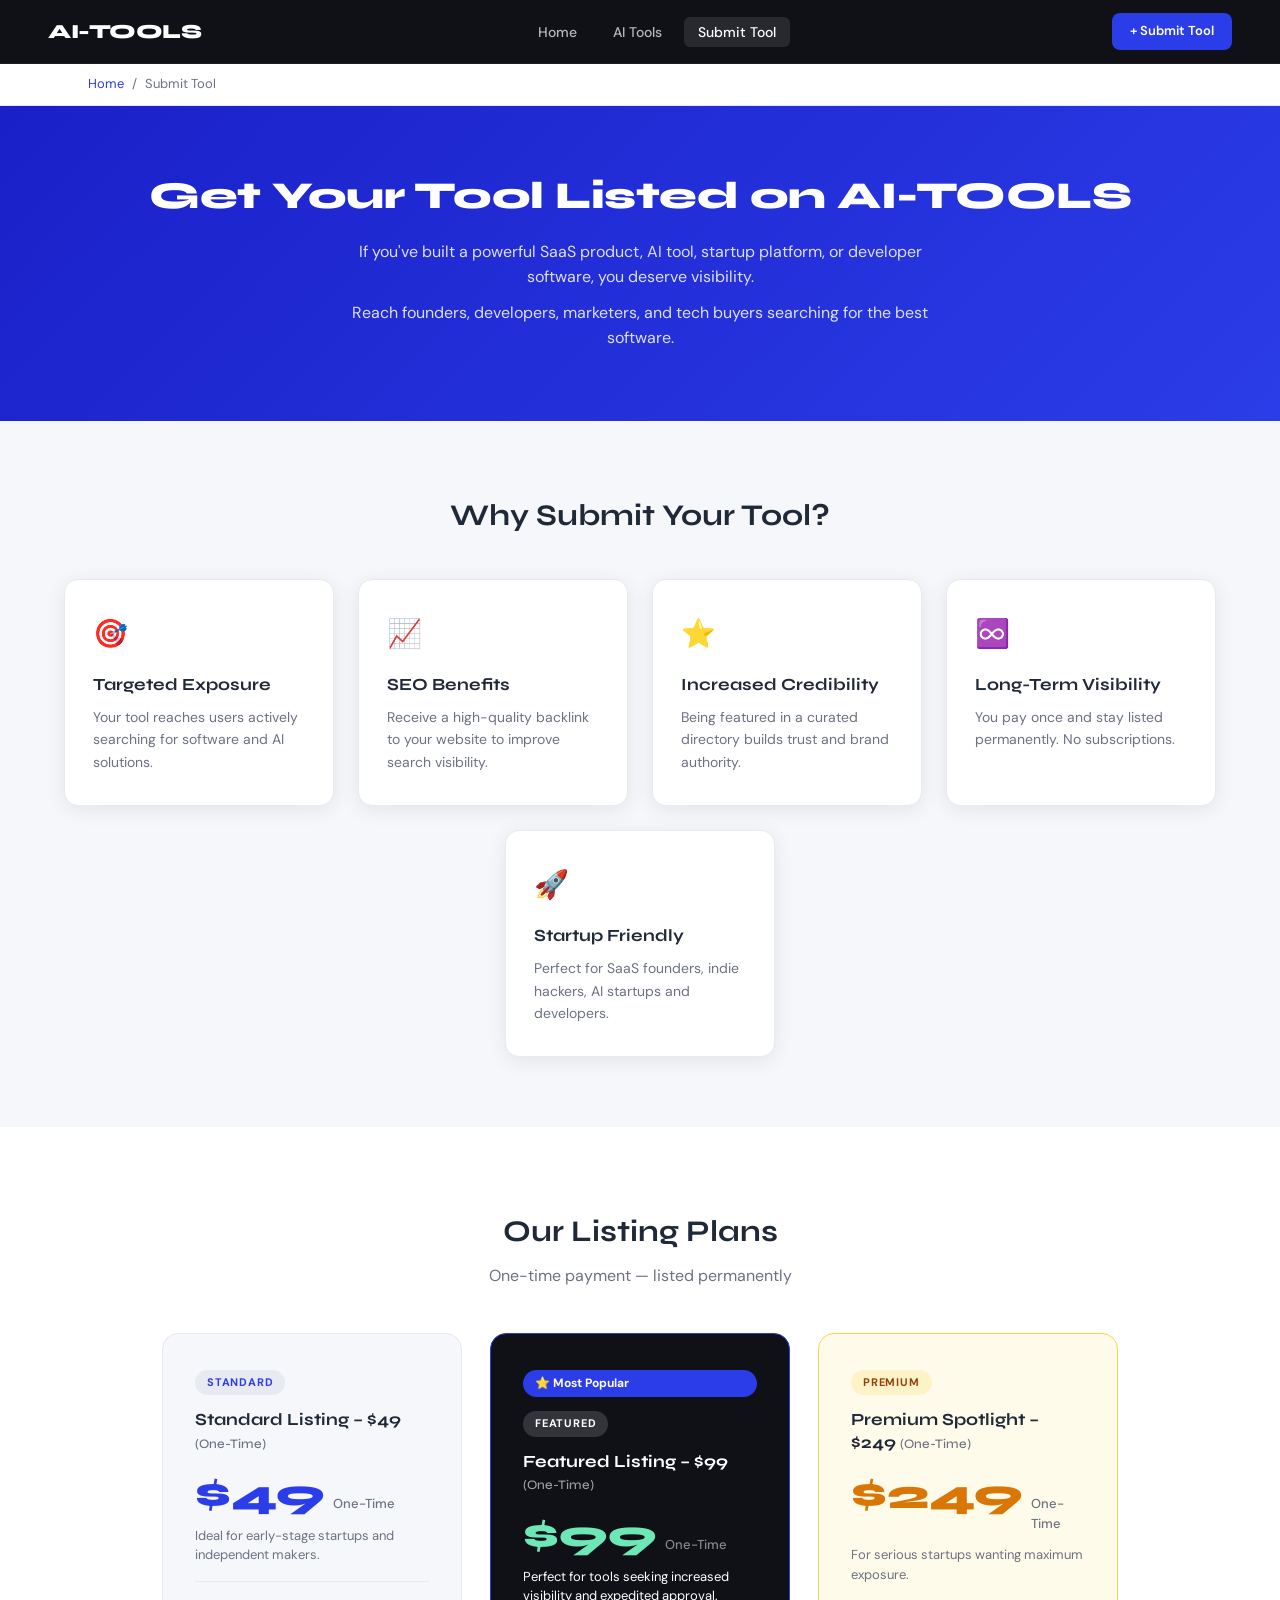
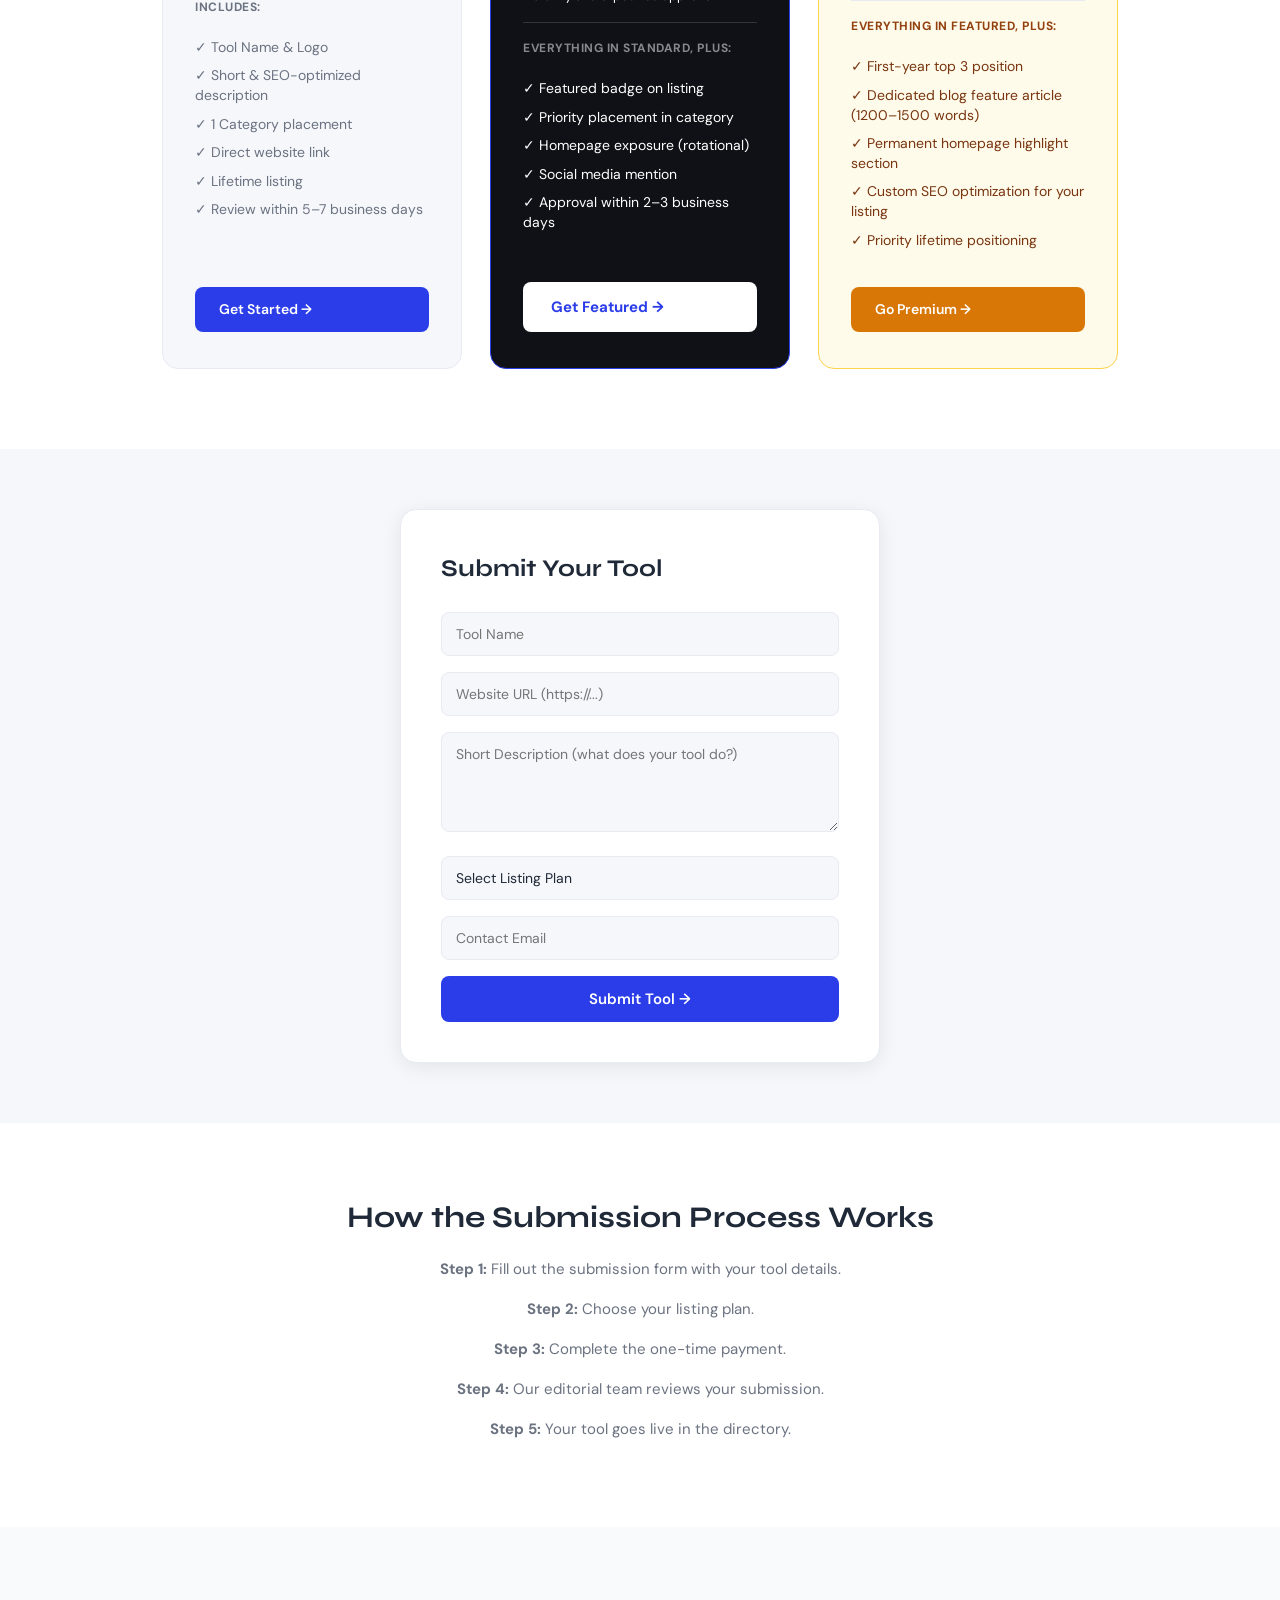
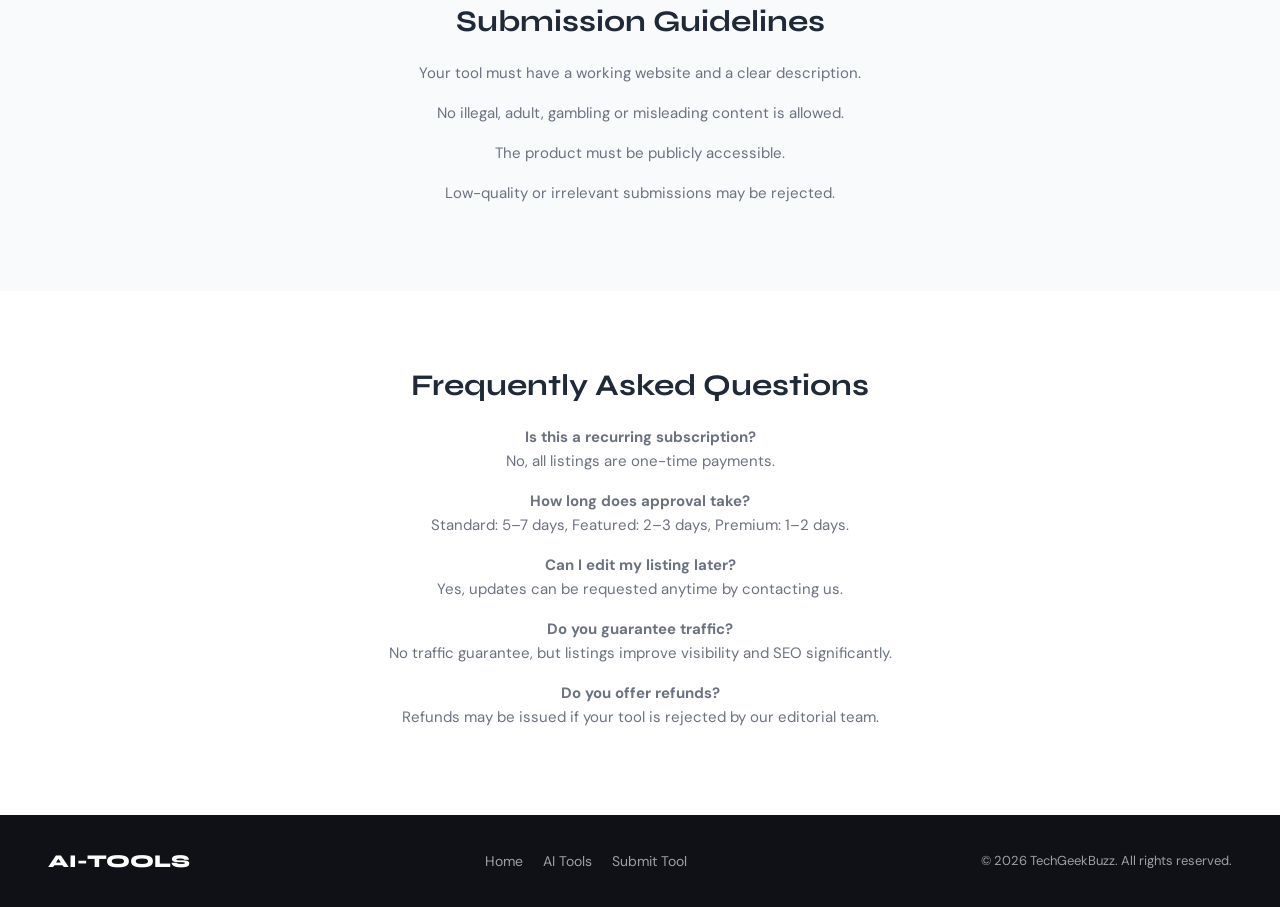
<file: submit.html>
<!DOCTYPE html>
<html lang="en">
<head>
    <meta charset="UTF-8">
    <meta name="viewport" content="width=device-width, initial-scale=1.0">
    <title>Submit Your AI Tool | AI-TOOLS Directory Listing</title>
    <meta name="description" content="Submit your SaaS, AI tool, or startup to AI-TOOLS. One-time payment. Get SEO benefits, exposure, and long-term visibility in our curated AI tools directory.">
    <link rel="preconnect" href="https://fonts.googleapis.com">
    <link href="https://fonts.googleapis.com/css2?family=Syne:wght@600;700;800&family=DM+Sans:wght@400;500;600&display=swap" rel="stylesheet">
    <link rel="stylesheet" href="style.css">
</head>
<body>

    <!-- Navigation -->
    <nav class="navbar">
        <div class="logo"><a href="home.html">AI-TOOLS</a></div>
        <ul class="nav-links">
            <li><a href="home.html">Home</a></li>
            <li><a href="index.html">AI Tools</a></li>
            <li><a href="submit.html" class="active">Submit Tool</a></li>
        </ul>
        <a href="submit.html" class="nav-cta">+ Submit Tool</a>
    </nav>

    <!-- Breadcrumb -->
    <div class="breadcrumb-bar">
        <div class="breadcrumb-inner">
            <a href="home.html">Home</a>
            <span>/</span>
            <span>Submit Tool</span>
        </div>
    </div>

    <!-- HERO SECTION -->
    <section class="hero">
        <h1>Get Your Tool Listed on AI-TOOLS</h1>
        <p>If you've built a powerful SaaS product, AI tool, startup platform, or developer software, you deserve visibility.</p>
        <p>Reach founders, developers, marketers, and tech buyers searching for the best software.</p>
    </section>

    <!-- BENEFITS -->
    <section class="features">
        <h2>Why Submit Your Tool?</h2>

        <div class="feature-grid">
            <div class="feature-card">
                <div class="feature-icon">🎯</div>
                <h3>Targeted Exposure</h3>
                <p>Your tool reaches users actively searching for software and AI solutions.</p>
            </div>
            <div class="feature-card">
                <div class="feature-icon">📈</div>
                <h3>SEO Benefits</h3>
                <p>Receive a high-quality backlink to your website to improve search visibility.</p>
            </div>
            <div class="feature-card">
                <div class="feature-icon">⭐</div>
                <h3>Increased Credibility</h3>
                <p>Being featured in a curated directory builds trust and brand authority.</p>
            </div>
            <div class="feature-card">
                <div class="feature-icon">♾️</div>
                <h3>Long-Term Visibility</h3>
                <p>You pay once and stay listed permanently. No subscriptions.</p>
            </div>
            <div class="feature-card">
                <div class="feature-icon">🚀</div>
                <h3>Startup Friendly</h3>
                <p>Perfect for SaaS founders, indie hackers, AI startups and developers.</p>
            </div>
        </div>
    </section>

    <!-- PRICING -->
    <section class="pricing">
        <h2>Our Listing Plans</h2>
        <p class="section-subtitle">One-time payment — listed permanently</p>

        <div class="pricing-grid pricing-grid-3">

            <!-- Standard -->
            <div class="pricing-card">
                <div class="plan-tag">Standard</div>
                <h3>Standard Listing – $49 <span class="one-time">(One-Time)</span></h3>
                <div class="plan-price"><span class="price-amount">$49</span><span class="price-note">One-Time</span></div>
                <p class="plan-tagline">Ideal for early-stage startups and independent makers.</p>
                <div class="plan-divider"></div>
                <p class="plan-includes-label">Includes:</p>
                <ul>
                    <li>✓ Tool Name &amp; Logo</li>
                    <li>✓ Short &amp; SEO-optimized description</li>
                    <li>✓ 1 Category placement</li>
                    <li>✓ Direct website link</li>
                    <li>✓ Lifetime listing</li>
                    <li>✓ Review within 5–7 business days</li>
                </ul>
                <a href="#toolForm" class="btn-secondary">Get Started →</a>
            </div>

            <!-- Featured -->
            <div class="pricing-card featured">
                <div class="featured-badge">⭐ Most Popular</div>
                <div class="plan-tag plan-tag-light">Featured</div>
                <h3>Featured Listing – $99 <span class="one-time one-time-light">(One-Time)</span></h3>
                <div class="plan-price"><span class="price-amount">$99</span><span class="price-note">One-Time</span></div>
                <p class="plan-tagline">Perfect for tools seeking increased visibility and expedited approval.</p>
                <div class="plan-divider plan-divider-light"></div>
                <p class="plan-includes-label">Everything in Standard, plus:</p>
                <ul>
                    <li>✓ Featured badge on listing</li>
                    <li>✓ Priority placement in category</li>
                    <li>✓ Homepage exposure (rotational)</li>
                    <li>✓ Social media mention</li>
                    <li>✓ Approval within 2–3 business days</li>
                </ul>
                <a href="#toolForm" class="btn-primary">Get Featured →</a>
            </div>

            <!-- Premium -->
            <div class="pricing-card pricing-card-premium">
                <div class="plan-tag plan-tag-gold">Premium</div>
                <h3>Premium Spotlight – $249 <span class="one-time">(One-Time)</span></h3>
                <div class="plan-price"><span class="price-amount price-gold">$249</span><span class="price-note">One-Time</span></div>
                <p class="plan-tagline">For serious startups wanting maximum exposure.</p>
                <div class="plan-divider"></div>
                <p class="plan-includes-label">Everything in Featured, plus:</p>
                <ul>
                    <li>✓ First-year top 3 position</li>
                    <li>✓ Dedicated blog feature article (1200–1500 words)</li>
                    <li>✓ Permanent homepage highlight section</li>
                    <li>✓ Custom SEO optimization for your listing</li>
                    <li>✓ Priority lifetime positioning</li>
                </ul>
                <a href="#toolForm" class="btn-secondary btn-gold">Go Premium →</a>
            </div>

        </div>
    </section>

    <!-- SUBMISSION FORM -->
    <div class="form-container" id="toolForm">
        <h2>Submit Your Tool</h2>

        <form id="toolFormEl">
            <input type="text" id="name" placeholder="Tool Name" required>
            <input type="url" id="url" placeholder="Website URL (https://...)" required>
            <textarea id="description" placeholder="Short Description (what does your tool do?)" required></textarea>

            <select id="plan" required>
                <option value="">Select Listing Plan</option>
                <option value="free">Free Listing ($0)</option>
                <option value="standard">Standard Listing ($49)</option>
                <option value="featured">Featured Listing ($99)</option>
                <option value="premium">Premium Spotlight ($249)</option>
            </select>

            <input type="email" placeholder="Contact Email" required>
            <button type="submit">Submit Tool →</button>
        </form>

        <p id="message"></p>
    </div>

    <!-- HOW IT WORKS -->
    <section class="about">
        <h2>How the Submission Process Works</h2>
        <p><strong>Step 1:</strong> Fill out the submission form with your tool details.</p>
        <p><strong>Step 2:</strong> Choose your listing plan.</p>
        <p><strong>Step 3:</strong> Complete the one-time payment.</p>
        <p><strong>Step 4:</strong> Our editorial team reviews your submission.</p>
        <p><strong>Step 5:</strong> Your tool goes live in the directory.</p>
    </section>

    <!-- GUIDELINES -->
    <section class="about" style="background: #f9fafb;">
        <h2>Submission Guidelines</h2>
        <p>Your tool must have a working website and a clear description.</p>
        <p>No illegal, adult, gambling or misleading content is allowed.</p>
        <p>The product must be publicly accessible.</p>
        <p>Low-quality or irrelevant submissions may be rejected.</p>
    </section>

    <!-- FAQ -->
    <section class="about">
        <h2>Frequently Asked Questions</h2>
        <p><strong>Is this a recurring subscription?</strong><br>No, all listings are one-time payments.</p>
        <p><strong>How long does approval take?</strong><br>Standard: 5–7 days, Featured: 2–3 days, Premium: 1–2 days.</p>
        <p><strong>Can I edit my listing later?</strong><br>Yes, updates can be requested anytime by contacting us.</p>
        <p><strong>Do you guarantee traffic?</strong><br>No traffic guarantee, but listings improve visibility and SEO significantly.</p>
        <p><strong>Do you offer refunds?</strong><br>Refunds may be issued if your tool is rejected by our editorial team.</p>
    </section>

    <!-- Footer -->
    <footer>
        <div class="footer-inner">
            <div class="footer-logo">AI-TOOLS</div>
            <div class="footer-links">
                <a href="home.html">Home</a>
                <a href="index.html">AI Tools</a>
                <a href="submit.html">Submit Tool</a>
            </div>
            <p>© 2026 TechGeekBuzz. All rights reserved.</p>
        </div>
    </footer>

    <script src="script.js"></script>

    <!-- Map form ID for script.js compatibility -->
    <script>
        // Alias so script.js finds the form
        document.getElementById('toolForm') === null;
        const formAlias = document.getElementById('toolFormEl');
        if (formAlias) {
            formAlias.id = 'toolForm';
        }
    </script>
</body>
</html>
</file>
<file: style.css>
/* =============================================
   AI-TOOLS DIRECTORY — style.css
   ============================================= */

@import url('https://fonts.googleapis.com/css2?family=Syne:wght@600;700;800&family=DM+Sans:wght@400;500;600&display=swap');

/* ---- RESET & BASE ---- */
* {
    margin: 0;
    padding: 0;
    box-sizing: border-box;
}

:root {
    --primary: #2B3DE8;
    --primary-dark: #1f2fc0;
    --accent: #6EE7B7;
    --dark: #0F1117;
    --dark-2: #1a1d2e;
    --gray-1: #f5f7fb;
    --gray-2: #e8eaf2;
    --gray-3: #9ca3af;
    --text: #1f2937;
    --text-light: #6b7280;
    --white: #ffffff;
    --radius: 12px;
    --shadow: 0 4px 20px rgba(0, 0, 0, 0.08);
    --shadow-hover: 0 8px 30px rgba(43, 61, 232, 0.15);
    --font-display: 'Syne', sans-serif;
    --font-body: 'DM Sans', sans-serif;
}

body {
    background: var(--gray-1);
    font-family: var(--font-body);
    color: var(--text);
    line-height: 1.6;
}

/* ---- NAVBAR ---- */
.navbar {
    display: flex;
    justify-content: space-between;
    align-items: center;
    padding: 0 48px;
    height: 64px;
    background: var(--dark);
    position: sticky;
    top: 0;
    z-index: 100;
    border-bottom: 1px solid rgba(255,255,255,0.06);
}

.logo {
    font-family: var(--font-display);
    font-size: 20px;
    font-weight: 800;
    color: var(--white);
    letter-spacing: -0.5px;
}

.logo a {
    color: inherit;
    text-decoration: none;
}

.nav-links {
    list-style: none;
    display: flex;
    gap: 8px;
}

.nav-links a {
    text-decoration: none;
    color: rgba(255,255,255,0.7);
    font-size: 14px;
    font-weight: 500;
    padding: 6px 14px;
    border-radius: 6px;
    transition: all 0.2s;
}

.nav-links a:hover,
.nav-links a.active {
    color: var(--white);
    background: rgba(255,255,255,0.1);
}

.nav-cta {
    background: var(--primary);
    color: var(--white);
    text-decoration: none;
    font-size: 13px;
    font-weight: 600;
    padding: 8px 18px;
    border-radius: 8px;
    transition: background 0.2s;
    white-space: nowrap;
}

.nav-cta:hover {
    background: var(--primary-dark);
}

/* ---- BREADCRUMB ---- */
.breadcrumb-bar {
    background: var(--white);
    border-bottom: 1px solid var(--gray-2);
}

.breadcrumb-inner {
    max-width: 1200px;
    margin: 0 auto;
    padding: 10px 48px;
    display: flex;
    gap: 8px;
    align-items: center;
    font-size: 13px;
    color: var(--text-light);
}

.breadcrumb-inner a {
    color: var(--primary);
    text-decoration: none;
}

.breadcrumb-inner a:hover {
    text-decoration: underline;
}

/* ---- HERO HOME ---- */
.hero-home {
    background: linear-gradient(135deg, #1a20c8 0%, #2B3DE8 60%, #4f5ef0 100%);
    padding: 100px 20px;
    text-align: center;
    color: var(--white);
    position: relative;
    overflow: hidden;
}

.hero-home::before {
    content: '';
    position: absolute;
    width: 600px;
    height: 600px;
    border-radius: 50%;
    background: rgba(255,255,255,0.04);
    top: -200px;
    right: -100px;
    pointer-events: none;
}

.hero-home-inner {
    position: relative;
    z-index: 1;
    max-width: 760px;
    margin: 0 auto;
}

.hero-badge {
    display: inline-block;
    background: rgba(255,255,255,0.15);
    border: 1px solid rgba(255,255,255,0.25);
    color: var(--white);
    font-size: 13px;
    font-weight: 600;
    padding: 6px 16px;
    border-radius: 100px;
    margin-bottom: 24px;
}

.hero-home h1 {
    font-family: var(--font-display);
    font-size: 52px;
    font-weight: 800;
    line-height: 1.1;
    margin-bottom: 18px;
    letter-spacing: -1px;
}

.hero-home p {
    font-size: 18px;
    opacity: 0.85;
    margin-bottom: 36px;
    max-width: 580px;
    margin-left: auto;
    margin-right: auto;
}

.hero-btns {
    display: flex;
    gap: 14px;
    justify-content: center;
    flex-wrap: wrap;
}

/* ---- HERO DIRECTORY ---- */
.hero-directory {
    background: linear-gradient(135deg, #1a20c8 0%, #2B3DE8 60%, #4f5ef0 100%);
    padding: 70px 20px 80px;
    text-align: center;
    color: var(--white);
}

.hero-directory-inner {
    max-width: 720px;
    margin: 0 auto;
}

.hero-directory h1 {
    font-family: var(--font-display);
    font-size: 40px;
    font-weight: 800;
    margin-bottom: 14px;
    letter-spacing: -0.8px;
}

.hero-directory p {
    font-size: 16px;
    opacity: 0.85;
    margin-bottom: 30px;
}

/* ---- SEARCH BAR ---- */
.search-bar {
    display: flex;
    align-items: center;
    background: var(--white);
    border-radius: 12px;
    padding: 0 18px;
    gap: 12px;
    max-width: 560px;
    margin: 0 auto 24px;
    box-shadow: 0 8px 30px rgba(0,0,0,0.2);
}

.search-bar svg {
    color: var(--gray-3);
    flex-shrink: 0;
}

.search-bar input {
    border: none;
    outline: none;
    font-family: var(--font-body);
    font-size: 15px;
    color: var(--text);
    padding: 16px 0;
    width: 100%;
    background: transparent;
}

.search-bar input::placeholder {
    color: var(--gray-3);
}

/* ---- STATS STRIP ---- */
.stats-strip {
    display: flex;
    justify-content: center;
    align-items: center;
    gap: 24px;
    font-size: 14px;
    opacity: 0.9;
    flex-wrap: wrap;
}

.stats-strip strong {
    font-weight: 700;
}

.stat-divider {
    width: 1px;
    height: 16px;
    background: rgba(255,255,255,0.4);
}

/* ---- BUTTONS ---- */
.btn-primary {
    display: inline-block;
    background: var(--white);
    color: var(--primary);
    padding: 13px 28px;
    border-radius: 8px;
    text-decoration: none;
    font-weight: 700;
    font-size: 15px;
    transition: all 0.2s;
}

.btn-primary:hover {
    background: #f0f2ff;
    transform: translateY(-1px);
}

.btn-outline {
    display: inline-block;
    background: transparent;
    color: var(--white);
    border: 2px solid rgba(255,255,255,0.4);
    padding: 11px 26px;
    border-radius: 8px;
    text-decoration: none;
    font-weight: 600;
    font-size: 15px;
    transition: all 0.2s;
}

.btn-outline:hover {
    border-color: var(--white);
    background: rgba(255,255,255,0.1);
}

.btn-secondary {
    display: inline-block;
    background: var(--primary);
    color: var(--white);
    padding: 11px 24px;
    border-radius: 8px;
    text-decoration: none;
    font-weight: 600;
    font-size: 14px;
    transition: background 0.2s;
}

.btn-secondary:hover {
    background: var(--primary-dark);
}

/* ---- CATEGORY PREVIEW (HOME) ---- */
.category-preview {
    padding: 70px 20px;
    background: var(--white);
}

.section-inner {
    max-width: 1200px;
    margin: 0 auto;
    text-align: center;
}

.category-preview h2 {
    font-family: var(--font-display);
    font-size: 32px;
    font-weight: 700;
    margin-bottom: 8px;
    color: var(--text);
}

.section-subtitle {
    color: var(--text-light);
    font-size: 16px;
    margin-bottom: 40px;
}

.category-preview-grid {
    display: grid;
    grid-template-columns: repeat(auto-fit, minmax(230px, 1fr));
    gap: 20px;
}

.cat-preview-card {
    display: block;
    background: var(--gray-1);
    border: 1px solid var(--gray-2);
    border-radius: var(--radius);
    padding: 28px 24px;
    text-decoration: none;
    color: var(--text);
    text-align: left;
    transition: all 0.2s;
    position: relative;
}

.cat-preview-card:hover {
    border-color: var(--primary);
    background: #f0f2ff;
    transform: translateY(-3px);
    box-shadow: var(--shadow-hover);
}

.cat-icon {
    font-size: 28px;
    margin-bottom: 12px;
}

.cat-preview-card h3 {
    font-family: var(--font-display);
    font-size: 16px;
    font-weight: 700;
    margin-bottom: 6px;
}

.cat-preview-card p {
    font-size: 13px;
    color: var(--text-light);
    margin-bottom: 16px;
}

.cat-arrow {
    font-size: 16px;
    color: var(--primary);
    font-weight: 700;
}

.cat-more {
    background: linear-gradient(135deg, #f0f2ff, #e8eaf2);
}

/* ---- CATEGORIES SECTION (INDEX) ---- */
.categories-section {
    padding: 60px 20px;
}

.categories-inner {
    max-width: 1200px;
    margin: 0 auto;
}

.section-title {
    font-family: var(--font-display);
    font-size: 28px;
    font-weight: 700;
    margin-bottom: 40px;
    color: var(--text);
}

/* ---- CATEGORY BLOCK ---- */
.category-block {
    background: var(--white);
    border-radius: 16px;
    padding: 36px;
    margin-bottom: 32px;
    box-shadow: var(--shadow);
    border: 1px solid var(--gray-2);
}

.category-header {
    display: flex;
    justify-content: space-between;
    align-items: flex-start;
    gap: 20px;
    margin-bottom: 20px;
    flex-wrap: wrap;
}

.category-title-group {
    display: flex;
    align-items: flex-start;
    gap: 16px;
}

.category-icon {
    font-size: 32px;
    line-height: 1;
    flex-shrink: 0;
}

.category-title-group h2 {
    font-family: var(--font-display);
    font-size: 22px;
    font-weight: 700;
    margin-bottom: 6px;
    color: var(--text);
}

.category-title-group p {
    font-size: 14px;
    color: var(--text-light);
    max-width: 480px;
}

.browse-all-btn {
    display: inline-block;
    color: var(--primary);
    text-decoration: none;
    font-weight: 600;
    font-size: 14px;
    white-space: nowrap;
    padding: 8px 16px;
    border: 1.5px solid var(--primary);
    border-radius: 8px;
    transition: all 0.2s;
    flex-shrink: 0;
}

.browse-all-btn:hover {
    background: var(--primary);
    color: var(--white);
}

/* ---- SUBCATEGORY TAGS ---- */
.subcategory-tags {
    display: flex;
    flex-wrap: wrap;
    gap: 8px;
    margin-bottom: 24px;
}

.subcategory-tag {
    display: inline-block;
    background: #f0f2ff;
    color: var(--primary);
    border: 1px solid #d4d8ff;
    padding: 5px 14px;
    border-radius: 100px;
    font-size: 13px;
    font-weight: 500;
    text-decoration: none;
    transition: all 0.2s;
}

.subcategory-tag:hover {
    background: var(--primary);
    color: var(--white);
    border-color: var(--primary);
}

/* ---- TOOLS GRID ---- */
.tools-grid {
    display: grid;
    grid-template-columns: repeat(auto-fill, minmax(260px, 1fr));
    gap: 18px;
}

/* ---- TOOL CARD ---- */
.tool-card {
    background: var(--gray-1);
    border: 1px solid var(--gray-2);
    padding: 22px;
    border-radius: var(--radius);
    transition: all 0.25s;
    position: relative;
}

.tool-card:hover {
    transform: translateY(-4px);
    border-color: #c7ccff;
    box-shadow: var(--shadow-hover);
    background: var(--white);
}

.tool-badge {
    position: absolute;
    top: 14px;
    right: 14px;
    font-size: 11px;
    font-weight: 700;
    padding: 3px 10px;
    border-radius: 100px;
    text-transform: uppercase;
    letter-spacing: 0.5px;
}

.tool-badge.popular {
    background: #fef3c7;
    color: #d97706;
}

.tool-badge.featured {
    background: #dbeafe;
    color: #2563eb;
}

.tool-badge.trending {
    background: #dcfce7;
    color: #16a34a;
}

.tool-category-label {
    font-size: 11px;
    font-weight: 600;
    color: var(--primary);
    text-transform: uppercase;
    letter-spacing: 0.5px;
    margin-bottom: 8px;
}

.tool-card h3 {
    font-family: var(--font-display);
    font-size: 16px;
    font-weight: 700;
    margin-bottom: 8px;
    color: var(--text);
}

.tool-card p {
    font-size: 13px;
    color: var(--text-light);
    line-height: 1.5;
    margin-bottom: 14px;
}

.tool-card a {
    display: inline-block;
    text-decoration: none;
    color: var(--primary);
    font-weight: 600;
    font-size: 13px;
    transition: gap 0.2s;
}

.tool-card a:hover {
    text-decoration: underline;
}

/* ---- NO RESULTS ---- */
.no-results {
    grid-column: 1 / -1;
    text-align: center;
    color: var(--text-light);
    padding: 40px 20px;
    font-size: 15px;
}

/* ---- MORE CATEGORIES (COMING SOON) ---- */
.more-categories {
    background: var(--white);
    border-radius: 16px;
    padding: 36px;
    border: 1px solid var(--gray-2);
    text-align: center;
    box-shadow: var(--shadow);
}

.more-categories h3 {
    font-family: var(--font-display);
    font-size: 20px;
    font-weight: 700;
    margin-bottom: 24px;
    color: var(--text-light);
}

.coming-soon-grid {
    display: flex;
    flex-wrap: wrap;
    gap: 12px;
    justify-content: center;
}

.coming-soon-card {
    background: var(--gray-1);
    border: 1px dashed var(--gray-2);
    color: var(--text-light);
    padding: 12px 22px;
    border-radius: 10px;
    font-size: 14px;
    font-weight: 500;
}

/* ---- ABOUT ---- */
.about {
    padding: 70px 20px;
    text-align: center;
    background: var(--white);
}

.about h2 {
    font-family: var(--font-display);
    font-size: 30px;
    font-weight: 700;
    margin-bottom: 16px;
}

.about p {
    max-width: 800px;
    margin: 0 auto 16px;
    color: var(--text-light);
    font-size: 15px;
}

/* ---- FEATURES ---- */
.features {
    padding: 70px 20px;
    background: var(--gray-1);
    text-align: center;
}

.features h2 {
    font-family: var(--font-display);
    font-size: 30px;
    font-weight: 700;
    margin-bottom: 8px;
}

.feature-grid {
    display: flex;
    gap: 24px;
    justify-content: center;
    margin-top: 40px;
    flex-wrap: wrap;
}

.feature-card {
    background: var(--white);
    padding: 32px 28px;
    width: 270px;
    border-radius: 14px;
    box-shadow: var(--shadow);
    border: 1px solid var(--gray-2);
    text-align: left;
}

.feature-icon {
    font-size: 28px;
    margin-bottom: 14px;
}

.feature-card h3 {
    font-family: var(--font-display);
    font-size: 17px;
    font-weight: 700;
    margin-bottom: 8px;
}

.feature-card p {
    font-size: 14px;
    color: var(--text-light);
}

/* ---- PRICING ---- */
.pricing {
    padding: 80px 20px;
    text-align: center;
    background: var(--white);
}

.pricing h2 {
    font-family: var(--font-display);
    font-size: 30px;
    font-weight: 700;
    margin-bottom: 8px;
}

.pricing-grid {
    display: flex;
    gap: 28px;
    justify-content: center;
    margin-top: 44px;
    flex-wrap: wrap;
}

.pricing-grid-3 {
    align-items: stretch;
}

.pricing-card {
    background: var(--gray-1);
    border: 1.5px solid var(--gray-2);
    padding: 36px 32px;
    width: 300px;
    border-radius: 16px;
    position: relative;
    text-align: left;
    display: flex;
    flex-direction: column;
}

/* Plan tag pill */
.plan-tag {
    display: inline-block;
    background: #e8eaf2;
    color: var(--primary);
    font-size: 11px;
    font-weight: 700;
    text-transform: uppercase;
    letter-spacing: 0.8px;
    padding: 4px 12px;
    border-radius: 100px;
    margin-bottom: 14px;
    width: fit-content;
}

.plan-tag-light {
    background: rgba(255,255,255,0.15);
    color: var(--white);
}

.plan-tag-gold {
    background: #fef3c7;
    color: #92400e;
}

/* Plan heading with inline price note */
.pricing-card h3 {
    font-family: var(--font-display);
    font-size: 17px;
    font-weight: 700;
    margin-bottom: 4px;
    color: var(--text);
    line-height: 1.3;
}

.one-time {
    font-size: 13px;
    font-weight: 500;
    color: var(--text-light);
}

.one-time-light {
    color: rgba(255,255,255,0.6);
}

/* Big price display */
.plan-price {
    display: flex;
    align-items: baseline;
    gap: 8px;
    margin: 16px 0 10px;
}

.price-amount {
    font-family: var(--font-display);
    font-size: 42px;
    font-weight: 800;
    color: var(--primary);
    line-height: 1;
}

.price-gold {
    color: #d97706;
}

.price-note {
    font-size: 13px;
    color: var(--text-light);
    font-weight: 500;
}

.plan-tagline {
    font-size: 13px;
    color: var(--text-light);
    margin-bottom: 16px;
    line-height: 1.5;
}

.plan-divider {
    height: 1px;
    background: var(--gray-2);
    margin-bottom: 16px;
}

.plan-divider-light {
    background: rgba(255,255,255,0.15);
}

.plan-includes-label {
    font-size: 12px;
    font-weight: 700;
    text-transform: uppercase;
    letter-spacing: 0.5px;
    color: var(--text-light);
    margin-bottom: 12px;
}

.pricing-card ul {
    list-style: none;
    margin-bottom: 28px;
    flex: 1;
}

.pricing-card ul li {
    margin: 9px 0;
    font-size: 14px;
    color: var(--text-light);
    line-height: 1.4;
}

/* Featured dark card overrides */
.featured {
    background: var(--dark);
    border-color: var(--primary);
}

.featured h3,
.featured .price-amount,
.featured .plan-tagline,
.featured ul li {
    color: var(--white) !important;
}

.featured .price-amount {
    color: var(--accent) !important;
}

.featured .plan-includes-label,
.featured .price-note {
    color: rgba(255,255,255,0.5) !important;
}

/* Premium gold card */
.pricing-card-premium {
    border-color: #fcd34d;
    background: #fffbeb;
}

.pricing-card-premium h3 {
    color: var(--text);
}

.pricing-card-premium ul li {
    color: #78350f;
}

.pricing-card-premium .plan-includes-label {
    color: #92400e;
}

.featured-badge {
    display: inline-block;
    background: var(--primary);
    color: var(--white);
    font-size: 12px;
    font-weight: 700;
    padding: 4px 12px;
    border-radius: 100px;
    margin-bottom: 14px;
}

/* Gold CTA button */
.btn-gold {
    background: #d97706 !important;
    color: var(--white) !important;
    border: none !important;
}

.btn-gold:hover {
    background: #b45309 !important;
}

/* ---- FORM ---- */
.form-container {
    width: 480px;
    max-width: 100%;
    margin: 60px auto;
    background: var(--white);
    padding: 40px;
    border-radius: 16px;
    box-shadow: var(--shadow);
    border: 1px solid var(--gray-2);
}

.form-container h2 {
    font-family: var(--font-display);
    font-size: 24px;
    font-weight: 700;
    margin-bottom: 24px;
}

form input,
form textarea,
form select {
    width: 100%;
    padding: 12px 14px;
    margin-bottom: 16px;
    border-radius: 8px;
    border: 1.5px solid var(--gray-2);
    font-family: var(--font-body);
    font-size: 14px;
    color: var(--text);
    background: var(--gray-1);
    transition: border-color 0.2s;
    appearance: none;
    -webkit-appearance: none;
}

form input:focus,
form textarea:focus,
form select:focus {
    outline: none;
    border-color: var(--primary);
    background: var(--white);
}

form textarea {
    min-height: 100px;
    resize: vertical;
}

form button {
    width: 100%;
    padding: 13px;
    background: var(--primary);
    color: var(--white);
    border: none;
    border-radius: 8px;
    cursor: pointer;
    font-family: var(--font-body);
    font-size: 15px;
    font-weight: 600;
    transition: background 0.2s;
}

form button:hover {
    background: var(--primary-dark);
}

.success-message {
    margin-top: 14px;
    color: #16a34a;
    font-size: 14px;
    font-weight: 500;
    text-align: center;
    padding: 10px;
    background: #dcfce7;
    border-radius: 8px;
}

/* ---- HERO (index/submit) ---- */
.hero {
    text-align: center;
    padding: 60px 20px;
    background: linear-gradient(135deg, #1a20c8, #2B3DE8);
    color: white;
}

.hero h1 {
    font-family: var(--font-display);
    font-size: 38px;
    font-weight: 800;
    margin-bottom: 12px;
    letter-spacing: -0.5px;
}

.hero p {
    font-size: 16px;
    opacity: 0.85;
    max-width: 600px;
    margin: 0 auto 10px;
}

/* ---- FOOTER ---- */
footer {
    background: var(--dark);
    color: rgba(255,255,255,0.6);
    padding: 32px 48px;
}

.footer-inner {
    max-width: 1200px;
    margin: 0 auto;
    display: flex;
    align-items: center;
    justify-content: space-between;
    flex-wrap: wrap;
    gap: 16px;
}

.footer-logo {
    font-family: var(--font-display);
    font-size: 18px;
    font-weight: 800;
    color: var(--white);
}

.footer-links {
    display: flex;
    gap: 20px;
}

.footer-links a {
    color: rgba(255,255,255,0.6);
    text-decoration: none;
    font-size: 14px;
    transition: color 0.2s;
}

.footer-links a:hover {
    color: var(--white);
}

footer p {
    font-size: 13px;
}

/* ---- RESPONSIVE ---- */
@media (max-width: 768px) {
    .navbar {
        padding: 0 20px;
    }

    .nav-cta {
        display: none;
    }

    .hero-home h1 {
        font-size: 34px;
    }

    .category-header {
        flex-direction: column;
    }

    .category-block {
        padding: 24px 20px;
    }

    .form-container {
        margin: 40px 16px;
    }

    .footer-inner {
        flex-direction: column;
        text-align: center;
    }

    .breadcrumb-inner {
        padding: 10px 20px;
    }
}
</file>
